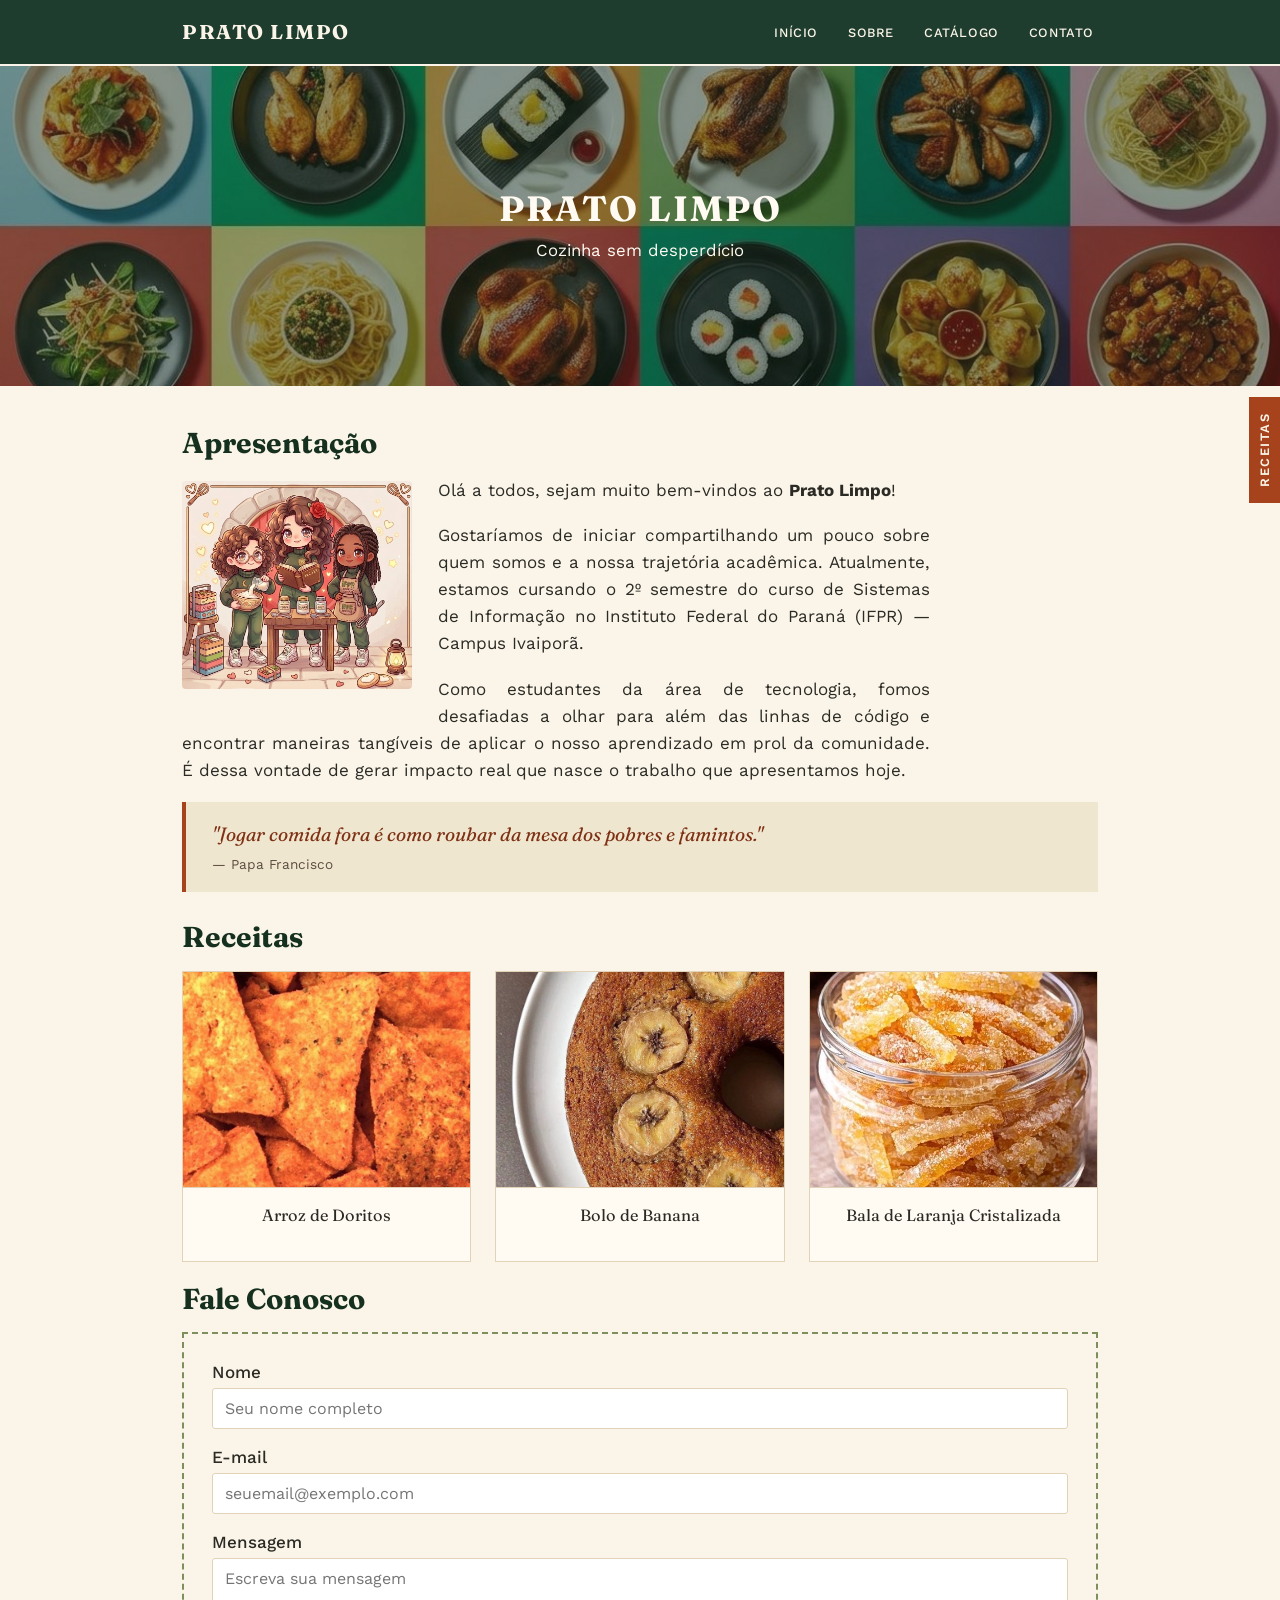
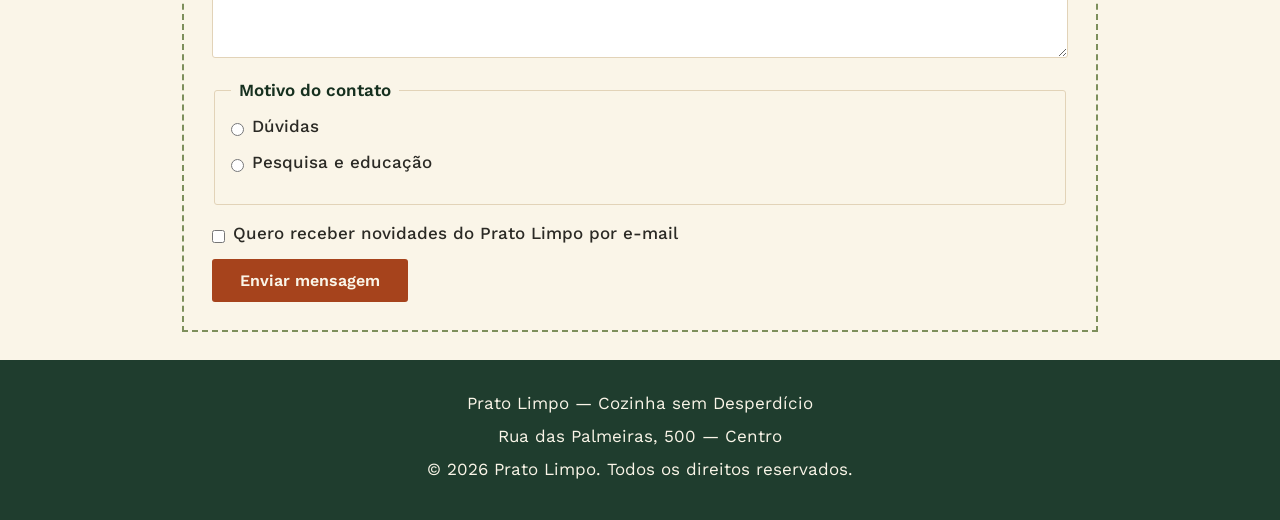
<file: index.html>
<!DOCTYPE html>
<html lang="pt-br">
<head>
    <meta charset="UTF-8">
    <meta name="viewport" content="width=device-width, initial-scale=1.0">
    <title>Prato Limpo — Cozinha sem desperdício</title>

    <link rel="stylesheet" href="style.css">
   <link rel="stylesheet" href="https://s.pageclip.co/v1/pageclip.css" media="screen">
</head>
<body>

    <header class="topo">
        <div class="topo-inner">
            <p class="marca">Prato Limpo</p>

            <nav>
                <ul>
                    <li><a href="index.html">Início</a></li>
                    <li><a href="sobre.html">Sobre</a></li>
                    <li><a href="catalogo.html">Catálogo</a></li>
                    <li><a href="#contato">Contato</a></li>
                </ul>
            </nav>
        </div>
    </header>

    <a href="receitas.html" class="aba-receitas">Receitas</a>

    <main>

        <div class="mosaico">
            <div class="legenda">
                <h1>Prato Limpo</h1>
                <p>Cozinha sem desperdício</p>
            </div>
        </div>

        <div class="container">

            <section class="apresentacao clearfix">
                <h2>Apresentação</h2>

                <img
                    src="meninas.jpg"
                    alt="Ilustração das três criadoras do Prato Limpo cozinhando juntas"
                    class="ilustracao-flutuante"
                >

                <p>Olá a todos, sejam muito bem-vindos ao <strong>Prato Limpo</strong>!</p>

                <p class="justificado">
                    Gostaríamos de iniciar compartilhando um pouco sobre quem somos e a
                    nossa trajetória acadêmica. Atualmente, estamos cursando o 2º
                    semestre do curso de Sistemas de Informação no Instituto Federal
                    do Paraná (IFPR) — Campus Ivaiporã.
                </p>

                <p class="justificado">
                    Como estudantes da área de tecnologia, fomos desafiadas a olhar
                    para além das linhas de código e encontrar maneiras tangíveis de
                    aplicar o nosso aprendizado em prol da comunidade. É dessa vontade
                    de gerar impacto real que nasce o trabalho que apresentamos hoje.
                </p>
            </section>

            <blockquote class="citacao">
                "Jogar comida fora é como roubar da mesa dos pobres e famintos."
                <footer>— Papa Francisco</footer>
            </blockquote>

            <section>
                <h2>Receitas</h2>

                <div class="catalogo-grid">

                    <a href="arroz-doritos.html" class="cartao-receita">
                        <div class="thumb-wrap">
                            <img src="foto-doritos.jpg" alt="Arroz de Doritos">
                        </div>
                        <p class="legenda-cartao">Arroz de Doritos</p>
                    </a>

                    <a href="bolo-banana.html" class="cartao-receita">
                        <div class="thumb-wrap">
                            <img src="foto-bolo-banana.jpg" alt="Bolo de Banana">
                        </div>
                        <p class="legenda-cartao">Bolo de Banana</p>
                    </a>

                    <a href="bala-laranja-cristalizada.html" class="cartao-receita">
                        <div class="thumb-wrap">
                            <img src="foto-laranja-cristalizada.jpg" alt="Bala de Laranja Cristalizada">
                        </div>
                        <p class="legenda-cartao">Bala de Laranja Cristalizada</p>
                    </a>

                </div>
            </section>

            <section id="contato">
                <h2>Fale Conosco</h2>

                <form
                    action="https://send.pageclip.co/U5bOlT1QJt0RNwXJfQO8daME4uMnN4Cr"
                    class="pageclip-form contato"
                    method="post"
                >

                    <label for="nome">Nome</label>
                    <input
                        type="text"
                        id="nome"
                        name="nome"
                        placeholder="Seu nome completo"
                    >

                    <label for="email">E-mail</label>
                    <input
                        type="email"
                        id="email"
                        name="email"
                        placeholder="seuemail@exemplo.com"
                    >

                    <label for="mensagem">Mensagem</label>
                    <textarea
                        id="mensagem"
                        name="mensagem"
                        placeholder="Escreva sua mensagem"
                    ></textarea>

                    <fieldset>
                        <legend>Motivo do contato</legend>

                        <div class="opcao">
                            <input
                                type="radio"
                                id="duvidas"
                                name="motivo"
                                value="duvidas"
                            >
                            <label for="duvidas">Dúvidas</label>
                        </div>

                        <div class="opcao">
                            <input
                                type="radio"
                                id="pesquisa"
                                name="motivo"
                                value="pesquisa"
                            >
                            <label for="pesquisa">Pesquisa e educação</label>
                        </div>
                    </fieldset>

                    <div class="opcao">
                        <input
                            type="checkbox"
                            id="newsletter"
                            name="newsletter"
                        >
                        <label for="newsletter">
                            Quero receber novidades do Prato Limpo por e-mail
                        </label>
                    </div>

                    <button type="submit" class="pageclip-form__submit">
                        Enviar mensagem
                    </button>

                </form>
            </section>

        </div>

    </main>

    <footer class="rodape">
        <p>Prato Limpo — Cozinha sem Desperdício</p>
        <p>Rua das Palmeiras, 500 — Centro</p>
        <p>&copy; 2026 Prato Limpo. Todos os direitos reservados.</p>
    </footer>

   <script src="https://s.pageclip.co/v1/pageclip.js" charset="utf-8"></script>

</body>
</html>
</file>
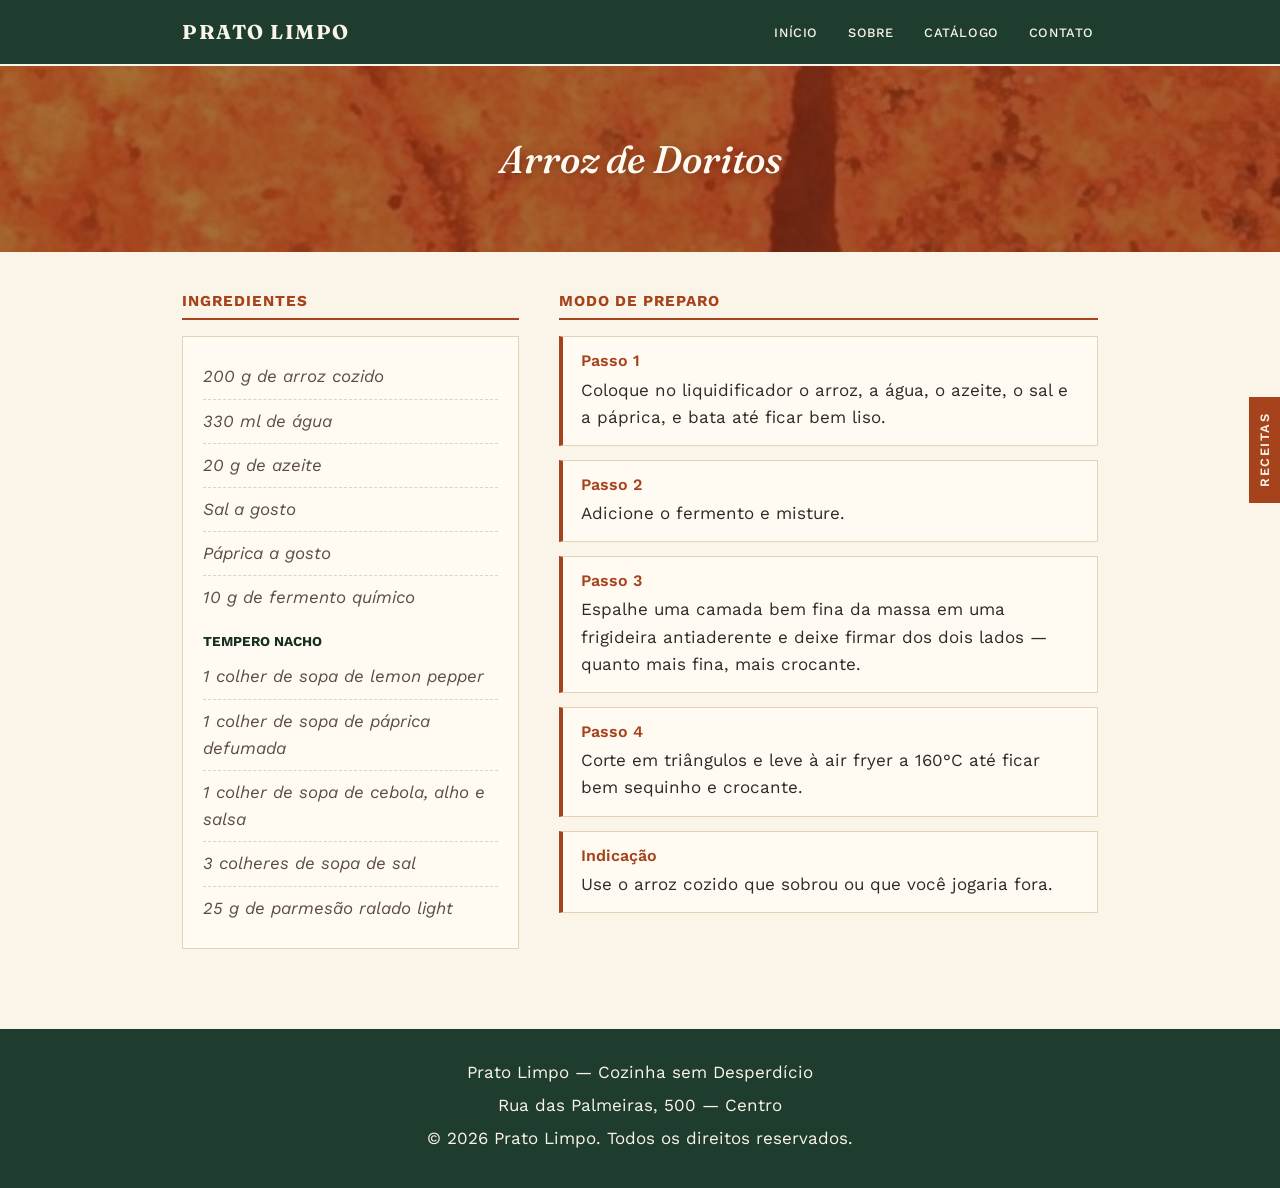
<file: arroz-doritos.html>
<!DOCTYPE html>
<html lang="pt-br">
<head>
<meta charset="UTF-8">
<meta name="viewport" content="width=device-width, initial-scale=1.0">
<title>Arroz de Doritos — Prato Limpo</title>
<link rel="stylesheet" href="style.css">
</head>
<body>

  <header class="topo">
    <div class="topo-inner">
      <p class="marca">Prato Limpo</p>
      <nav>
        <ul>
          <li><a href="index.html">Início</a></li>
          <li><a href="sobre.html">Sobre</a></li>
          <li><a href="catalogo.html">Catálogo</a></li>
          <li><a href="index.html#contato">Contato</a></li>
        </ul>
      </nav>
    </div>
  </header>

  <a href="catalogo.html" class="aba-receitas">Receitas</a>

  <main>

    <section class="receita-banner" style="background-image: url('foto-doritos.jpg');">
      <h1>Arroz de Doritos</h1>
    </section>

    <div class="container">
      <div class="receita-corpo">

        <div>
          <h2>Ingredientes</h2>
          <div class="lista-ingredientes">
            <ul>
              <li>200 g de arroz cozido</li>
              <li>330 ml de água</li>
              <li>20 g de azeite</li>
              <li>Sal a gosto</li>
              <li>Páprica a gosto</li>
              <li>10 g de fermento químico</li>
            </ul>
            <h4>Tempero nacho</h4>
            <ul>
              <li>1 colher de sopa de lemon pepper</li>
              <li>1 colher de sopa de páprica defumada</li>
              <li>1 colher de sopa de cebola, alho e salsa</li>
              <li>3 colheres de sopa de sal</li>
              <li>25 g de parmesão ralado light</li>
            </ul>
          </div>

        </div>

        <div>
          <h2>Modo de Preparo</h2>
          <div class="passo">
            <h3>Passo 1</h3>
            <p>Coloque no liquidificador o arroz, a água, o azeite, o sal e a páprica, e bata até ficar bem liso.</p>
          </div>
          <div class="passo">
            <h3>Passo 2</h3>
            <p>Adicione o fermento e misture.</p>
          </div>
          <div class="passo">
            <h3>Passo 3</h3>
            <p>Espalhe uma camada bem fina da massa em uma frigideira antiaderente e deixe firmar dos dois lados — quanto mais fina, mais crocante.</p>
          </div>
          <div class="passo">
            <h3>Passo 4</h3>
            <p>Corte em triângulos e leve à air fryer a 160°C até ficar bem sequinho e crocante.</p>
          </div>
          <div class="passo">
            <h3>Indicação</h3>
            <p>Use o arroz cozido que sobrou ou que você jogaria fora.</p>
          </div>
        </div>

      </div>
    </div>

  </main>

  <footer class="rodape">
    <p>Prato Limpo — Cozinha sem Desperdício</p>
    <p>Rua das Palmeiras, 500 — Centro</p>
    <p>&copy; 2026 Prato Limpo. Todos os direitos reservados.</p>
  </footer>

</body>
</html>
</file>
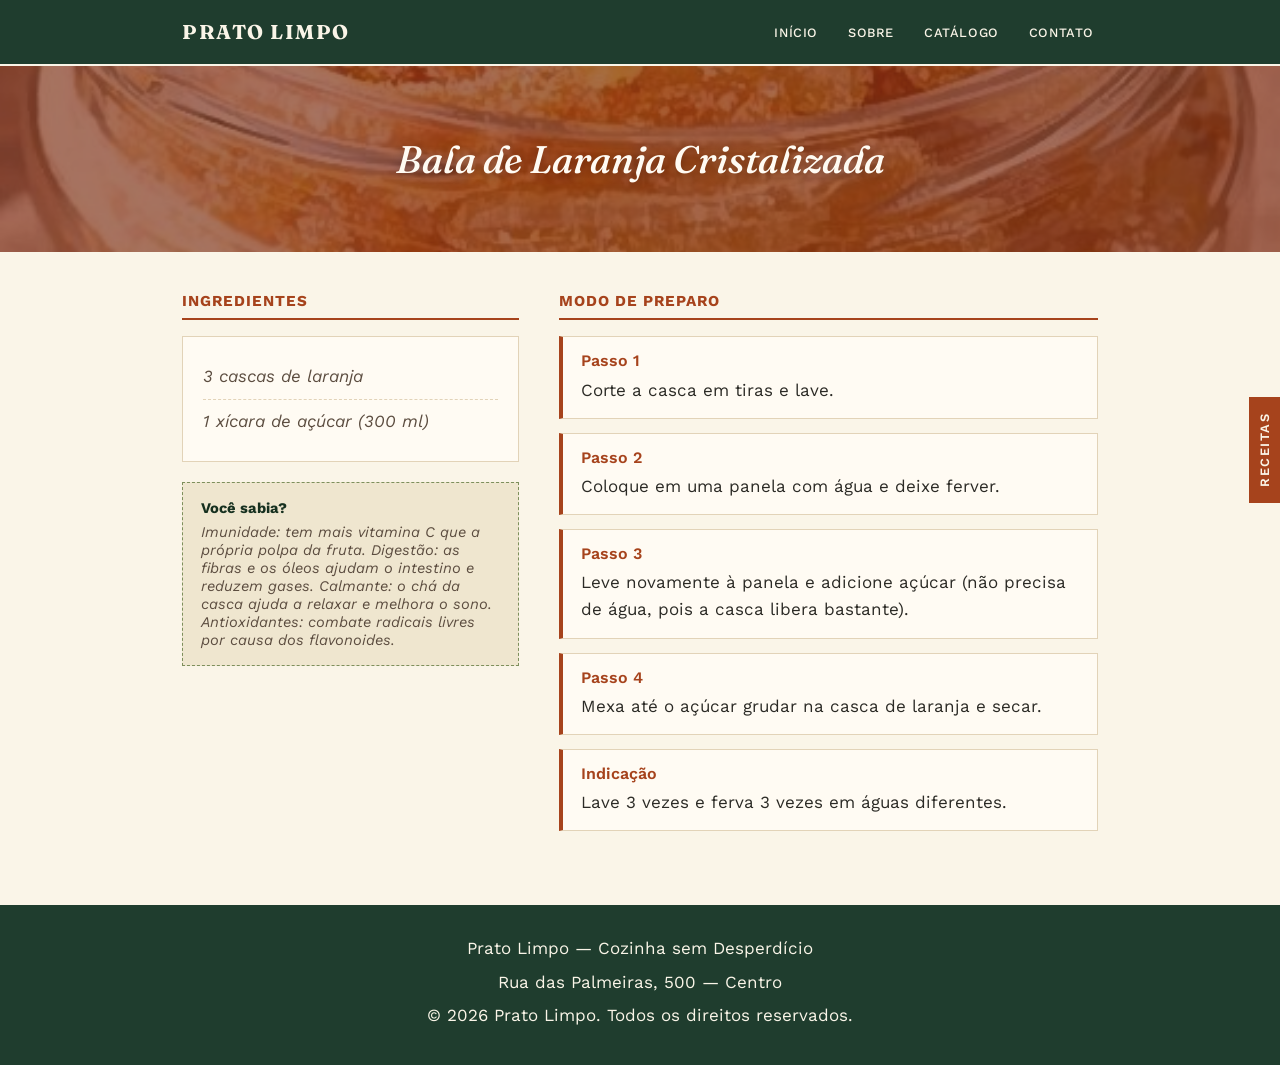
<file: bala-laranja-cristalizada.html>
<!DOCTYPE html>
<html lang="pt-br">
<head>
<meta charset="UTF-8">
<meta name="viewport" content="width=device-width, initial-scale=1.0">
<title>Bala de Laranja Cristalizada — Prato Limpo</title>
<link rel="stylesheet" href="style.css">
</head>
<body>

  <header class="topo">
    <div class="topo-inner">
      <p class="marca">Prato Limpo</p>
      <nav>
        <ul>
          <li><a href="index.html">Início</a></li>
          <li><a href="sobre.html">Sobre</a></li>
          <li><a href="catalogo.html">Catálogo</a></li>
          <li><a href="index.html#contato">Contato</a></li>
        </ul>
      </nav>
    </div>
  </header>

  <a href="catalogo.html" class="aba-receitas">Receitas</a>

  <main>

    <section class="receita-banner" style="background-image: url('foto-laranja-cristalizada.jpg');">
      <h1>Bala de Laranja Cristalizada</h1>
    </section>

    <div class="container">
      <div class="receita-corpo">

        <div>
          <h2>Ingredientes</h2>
          <div class="lista-ingredientes">
            <ul>
              <li>3 cascas de laranja</li>
              <li>1 xícara de açúcar (300 ml)</li>
            </ul>

          </div>
          <div class="caixa-info">
            <strong>Você sabia?</strong>
            Imunidade: tem mais vitamina C que a própria polpa da fruta. Digestão: as fibras e os óleos ajudam o intestino e reduzem gases. Calmante: o chá da casca ajuda a relaxar e melhora o sono. Antioxidantes: combate radicais livres por causa dos flavonoides.
          </div>
        </div>

        <div>
          <h2>Modo de Preparo</h2>
          <div class="passo">
            <h3>Passo 1</h3>
            <p>Corte a casca em tiras e lave.</p>
          </div>
          <div class="passo">
            <h3>Passo 2</h3>
            <p>Coloque em uma panela com água e deixe ferver.</p>
          </div>
          <div class="passo">
            <h3>Passo 3</h3>
            <p>Leve novamente à panela e adicione açúcar (não precisa de água, pois a casca libera bastante).</p>
          </div>
          <div class="passo">
            <h3>Passo 4</h3>
            <p>Mexa até o açúcar grudar na casca de laranja e secar.</p>
          </div>
          <div class="passo">
            <h3>Indicação</h3>
            <p>Lave 3 vezes e ferva 3 vezes em águas diferentes.</p>
          </div>
        </div>

      </div>
    </div>

  </main>

  <footer class="rodape">
    <p>Prato Limpo — Cozinha sem Desperdício</p>
    <p>Rua das Palmeiras, 500 — Centro</p>
    <p>&copy; 2026 Prato Limpo. Todos os direitos reservados.</p>
  </footer>

</body>
</html>
</file>
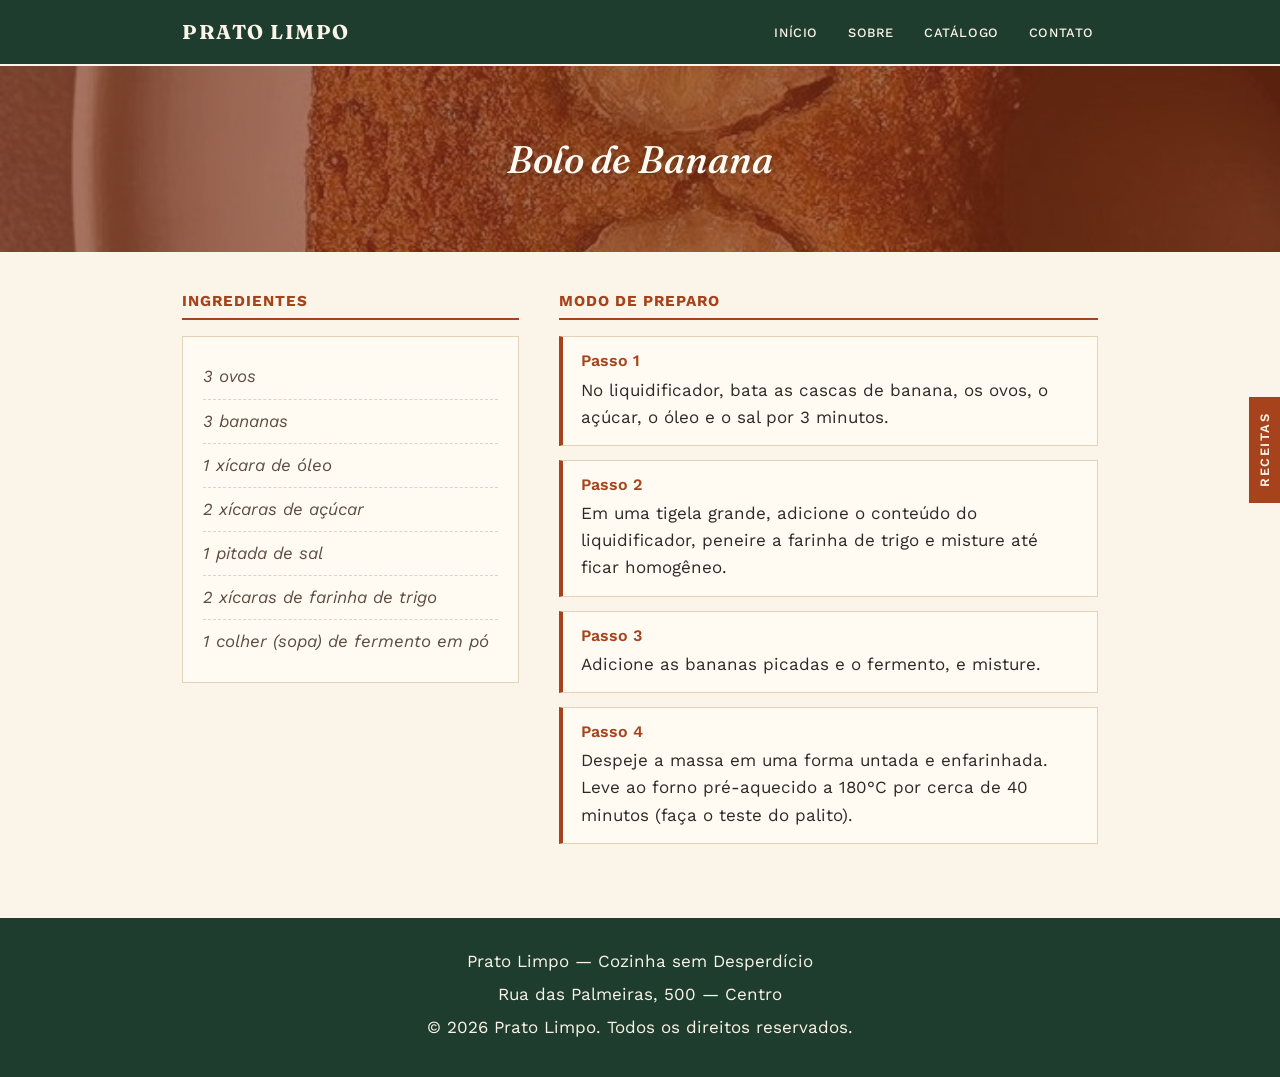
<file: bolo-banana.html>
<!DOCTYPE html>
<html lang="pt-br">
<head>
<meta charset="UTF-8">
<meta name="viewport" content="width=device-width, initial-scale=1.0">
<title>Bolo de Banana — Prato Limpo</title>
<link rel="stylesheet" href="style.css">
</head>
<body>

  <header class="topo">
    <div class="topo-inner">
      <p class="marca">Prato Limpo</p>
      <nav>
        <ul>
          <li><a href="index.html">Início</a></li>
          <li><a href="sobre.html">Sobre</a></li>
          <li><a href="catalogo.html">Catálogo</a></li>
          <li><a href="index.html#contato">Contato</a></li>
        </ul>
      </nav>
    </div>
  </header>

  <a href="catalogo.html" class="aba-receitas">Receitas</a>

  <main>

    <section class="receita-banner" style="background-image: url('foto-bolo-banana.jpg');">
      <h1>Bolo de Banana</h1>
    </section>

    <div class="container">
      <div class="receita-corpo">

        <div>
          <h2>Ingredientes</h2>
          <div class="lista-ingredientes">
            <ul>
              <li>3 ovos</li>
              <li>3 bananas</li>
              <li>1 xícara de óleo</li>
              <li>2 xícaras de açúcar</li>
              <li>1 pitada de sal</li>
              <li>2 xícaras de farinha de trigo</li>
              <li>1 colher (sopa) de fermento em pó</li>
            </ul>

          </div>

        </div>

        <div>
          <h2>Modo de Preparo</h2>
          <div class="passo">
            <h3>Passo 1</h3>
            <p>No liquidificador, bata as cascas de banana, os ovos, o açúcar, o óleo e o sal por 3 minutos.</p>
          </div>
          <div class="passo">
            <h3>Passo 2</h3>
            <p>Em uma tigela grande, adicione o conteúdo do liquidificador, peneire a farinha de trigo e misture até ficar homogêneo.</p>
          </div>
          <div class="passo">
            <h3>Passo 3</h3>
            <p>Adicione as bananas picadas e o fermento, e misture.</p>
          </div>
          <div class="passo">
            <h3>Passo 4</h3>
            <p>Despeje a massa em uma forma untada e enfarinhada. Leve ao forno pré-aquecido a 180°C por cerca de 40 minutos (faça o teste do palito).</p>
          </div>

        </div>

      </div>
    </div>

  </main>

  <footer class="rodape">
    <p>Prato Limpo — Cozinha sem Desperdício</p>
    <p>Rua das Palmeiras, 500 — Centro</p>
    <p>&copy; 2026 Prato Limpo. Todos os direitos reservados.</p>
  </footer>

</body>
</html>
</file>
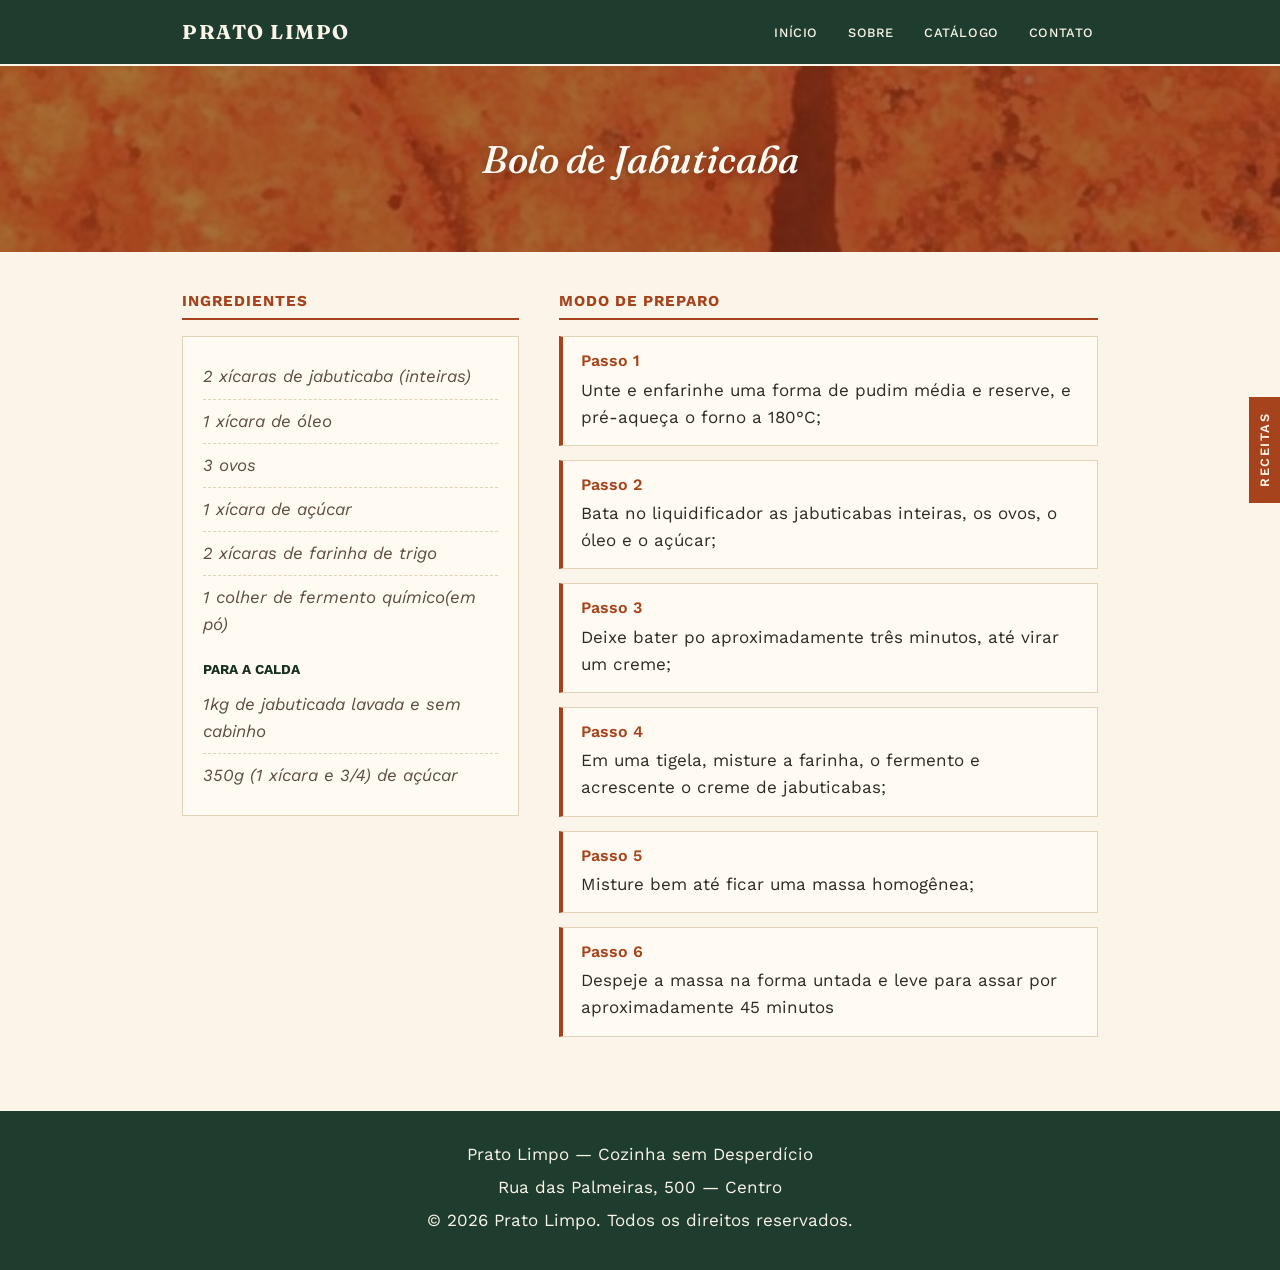
<file: bolodejabuticaba.html>
<!DOCTYPE html>
<html lang="pt-br">
<head>
<meta charset="UTF-8">
<meta name="viewport" content="width=device-width, initial-scale=1.0">
<title>Arroz de Doritos — Prato Limpo</title>
<link rel="stylesheet" href="style.css">
</head>
<body>

  <header class="topo">
    <div class="topo-inner">
      <p class="marca">Prato Limpo</p>
      <nav>
        <ul>
          <li><a href="index.html">Início</a></li>
          <li><a href="sobre.html">Sobre</a></li>
          <li><a href="catalogo.html">Catálogo</a></li>
          <li><a href="index.html#contato">Contato</a></li>
        </ul>
      </nav>
    </div>
  </header>

  <a href="catalogo.html" class="aba-receitas">Receitas</a>

  <main>

    <section class="receita-banner" style="background-image: url('foto-doritos.jpg');">
      <h1>Bolo de Jabuticaba</h1>
    </section>

    <div class="container">
      <div class="receita-corpo">

        <div>
          <h2>Ingredientes</h2>
          <div class="lista-ingredientes">
            <ul>
              <li>2 xícaras de jabuticaba (inteiras)  </li>
              <li>1 xícara de óleo</li>
              <li>3 ovos</li>
              <li>1 xícara de açúcar</li>
              <li>2 xícaras de farinha de trigo</li>
              <li>1 colher de fermento químico(em pó)</li>
            </ul>
            <h4>Para a calda</h4>
            <ul>
              <li>1kg de jabuticada lavada e sem cabinho</li>
              <li>350g (1 xícara e 3/4) de açúcar</li>
            </ul>
          </div>

        </div>

        <div>
          <h2>Modo de Preparo</h2>
          <div class="passo">
            <h3>Passo 1</h3>
            <p>Unte e enfarinhe uma forma de pudim média e reserve, e pré-aqueça o forno a 180°C;</p>
          </div>
          <div class="passo">
            <h3>Passo 2</h3>
            <p>Bata no liquidificador as jabuticabas inteiras, os ovos, o óleo e o açúcar;</p>
          </div>
          <div class="passo">
            <h3>Passo 3</h3>
            <p>Deixe bater po aproximadamente três minutos, até virar um creme;</p>
          </div>
          <div class="passo">
            <h3>Passo 4</h3>
            <p>Em uma tigela, misture a farinha, o fermento e acrescente o creme de jabuticabas;</p>
          </div>
          <div class="passo">
            <h3>Passo 5</h3>
            <p>Misture bem até ficar uma massa homogênea;</p>
          </div>
          <div class="passo">
            <h3>Passo 6</h3>
            <p>Despeje a massa na forma untada e leve para assar por aproximadamente 45 minutos</p>
          </div>

        </div>

      </div>
    </div>

  </main>

  <footer class="rodape">
    <p>Prato Limpo — Cozinha sem Desperdício</p>
    <p>Rua das Palmeiras, 500 — Centro</p>
    <p>&copy; 2026 Prato Limpo. Todos os direitos reservados.</p>
  </footer>

</body>
</html>
</file>
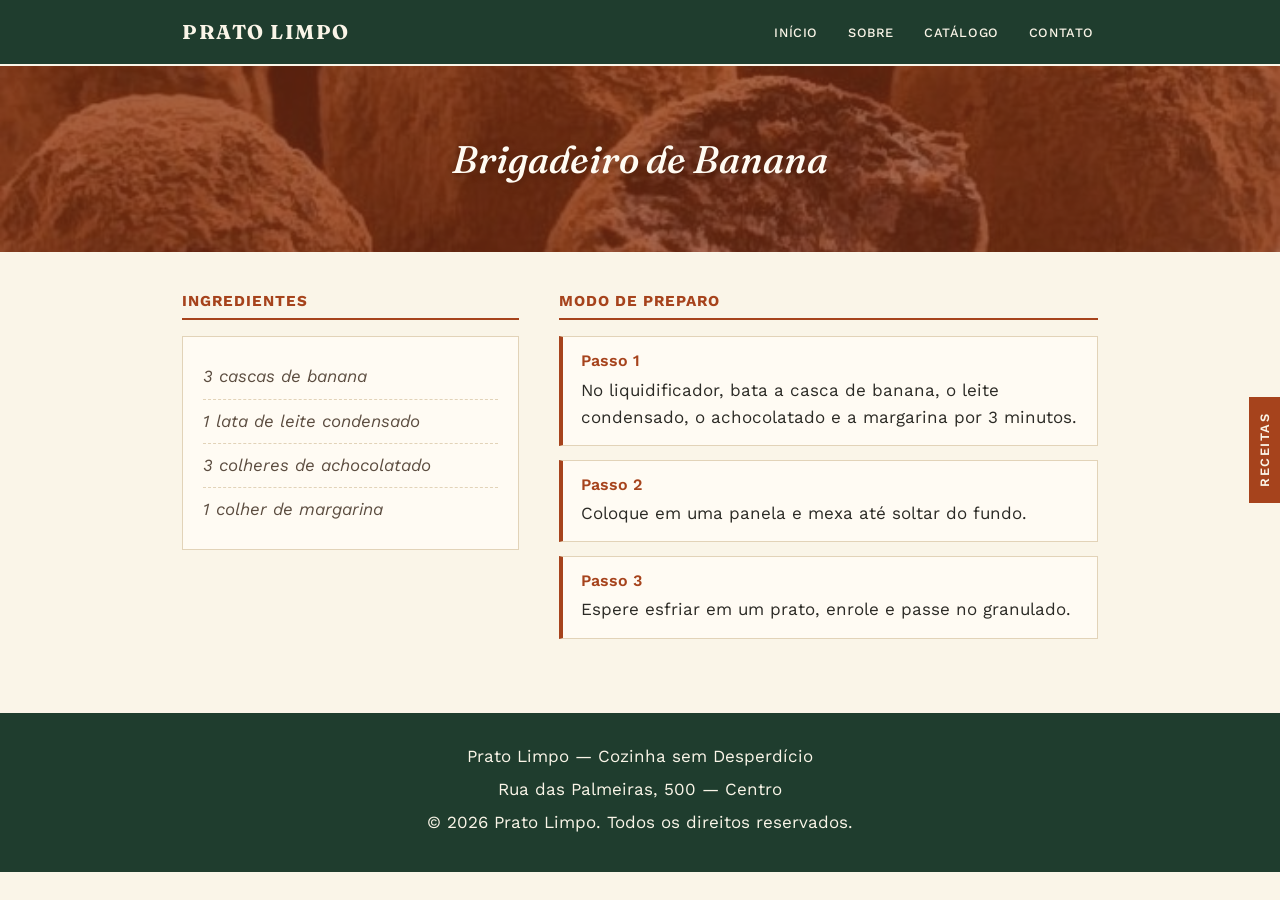
<file: brigadeiro-banana.html>
<!DOCTYPE html>
<html lang="pt-br">
<head>
<meta charset="UTF-8">
<meta name="viewport" content="width=device-width, initial-scale=1.0">
<title>Brigadeiro de Banana — Prato Limpo</title>
<link rel="stylesheet" href="style.css">
</head>
<body>

  <header class="topo">
    <div class="topo-inner">
      <p class="marca">Prato Limpo</p>
      <nav>
        <ul>
          <li><a href="index.html">Início</a></li>
          <li><a href="sobre.html">Sobre</a></li>
          <li><a href="catalogo.html">Catálogo</a></li>
          <li><a href="index.html#contato">Contato</a></li>
        </ul>
      </nav>
    </div>
  </header>

  <a href="catalogo.html" class="aba-receitas">Receitas</a>

  <main>

    <section class="receita-banner" style="background-image: url('foto-brigadeiro.jpg');">
      <h1>Brigadeiro de Banana</h1>
    </section>

    <div class="container">
      <div class="receita-corpo">

        <div>
          <h2>Ingredientes</h2>
          <div class="lista-ingredientes">
            <ul>
              <li>3 cascas de banana</li>
              <li>1 lata de leite condensado</li>
              <li>3 colheres de achocolatado</li>
              <li>1 colher de margarina</li>
            </ul>

          </div>

        </div>

        <div>
          <h2>Modo de Preparo</h2>
          <div class="passo">
            <h3>Passo 1</h3>
            <p>No liquidificador, bata a casca de banana, o leite condensado, o achocolatado e a margarina por 3 minutos.</p>
          </div>
          <div class="passo">
            <h3>Passo 2</h3>
            <p>Coloque em uma panela e mexa até soltar do fundo.</p>
          </div>
          <div class="passo">
            <h3>Passo 3</h3>
            <p>Espere esfriar em um prato, enrole e passe no granulado.</p>
          </div>

        </div>

      </div>
    </div>

  </main>

  <footer class="rodape">
    <p>Prato Limpo — Cozinha sem Desperdício</p>
    <p>Rua das Palmeiras, 500 — Centro</p>
    <p>&copy; 2026 Prato Limpo. Todos os direitos reservados.</p>
  </footer>

</body>
</html>
</file>
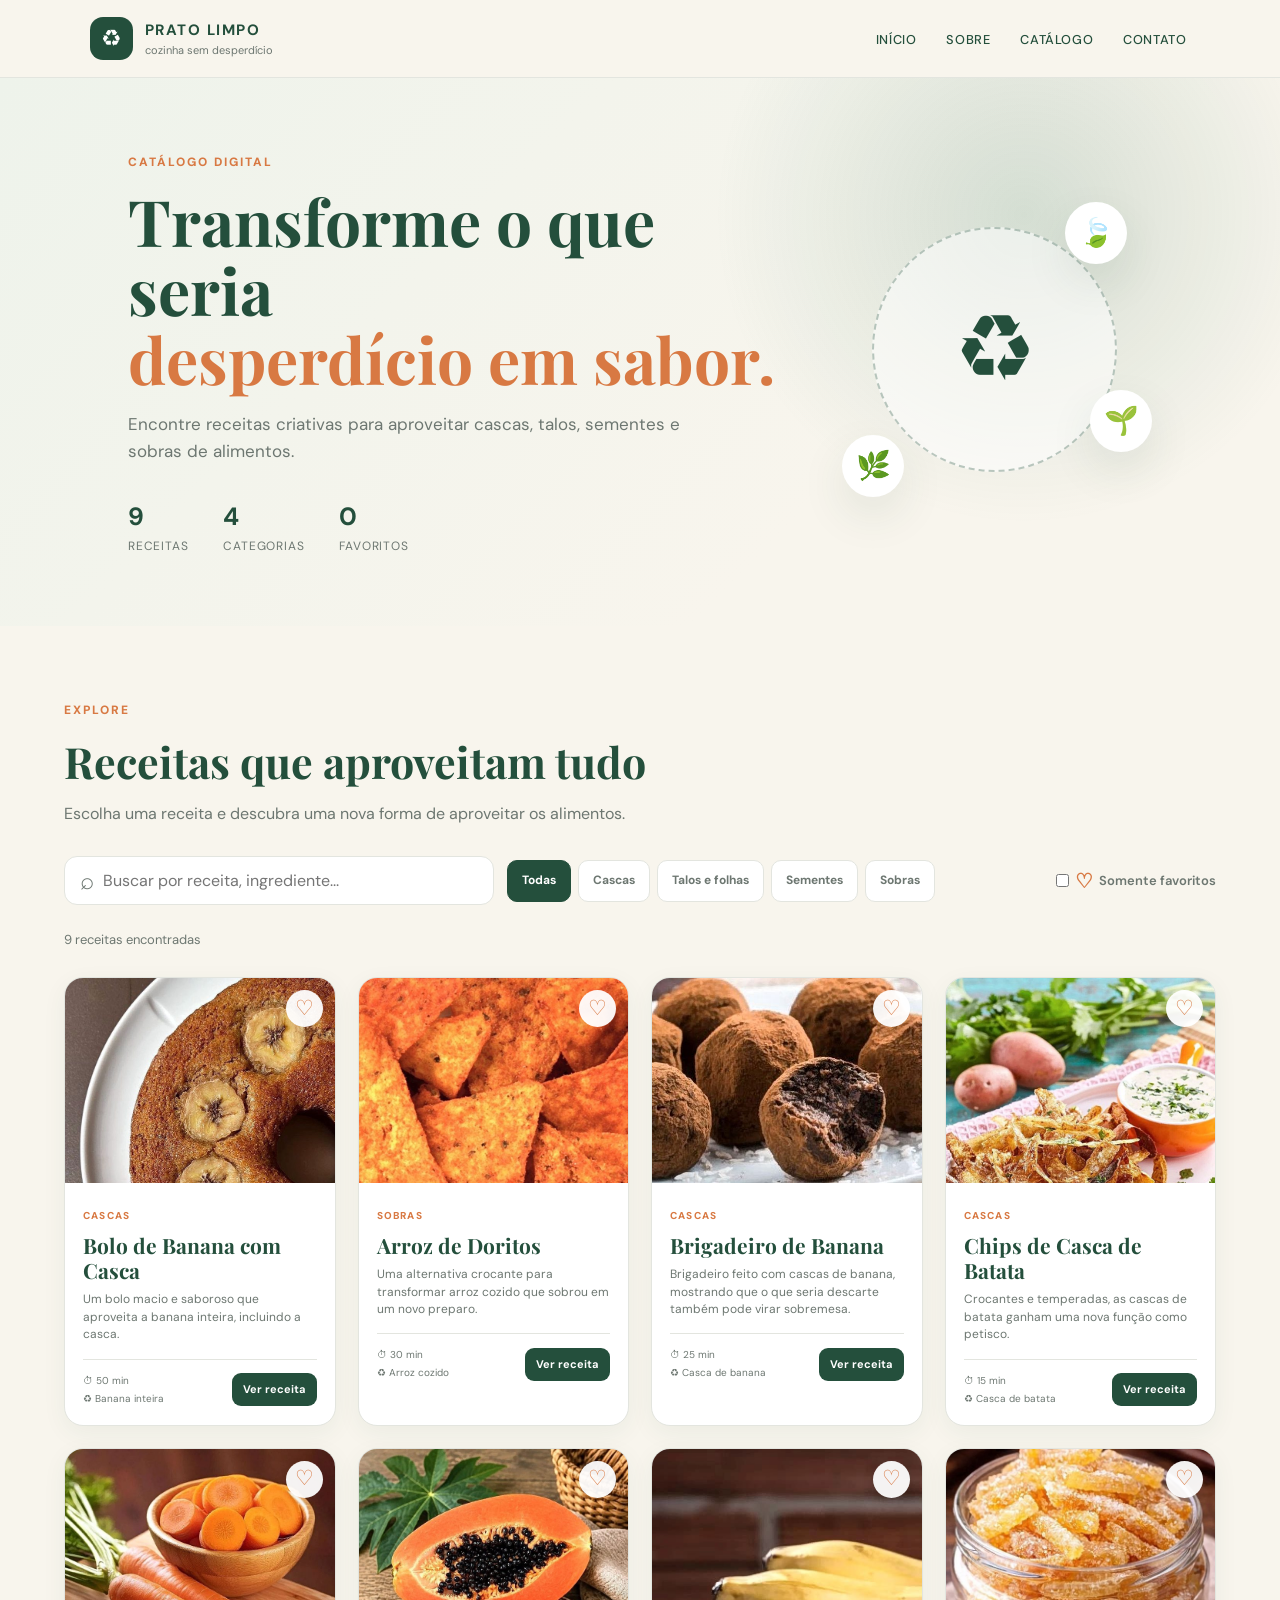
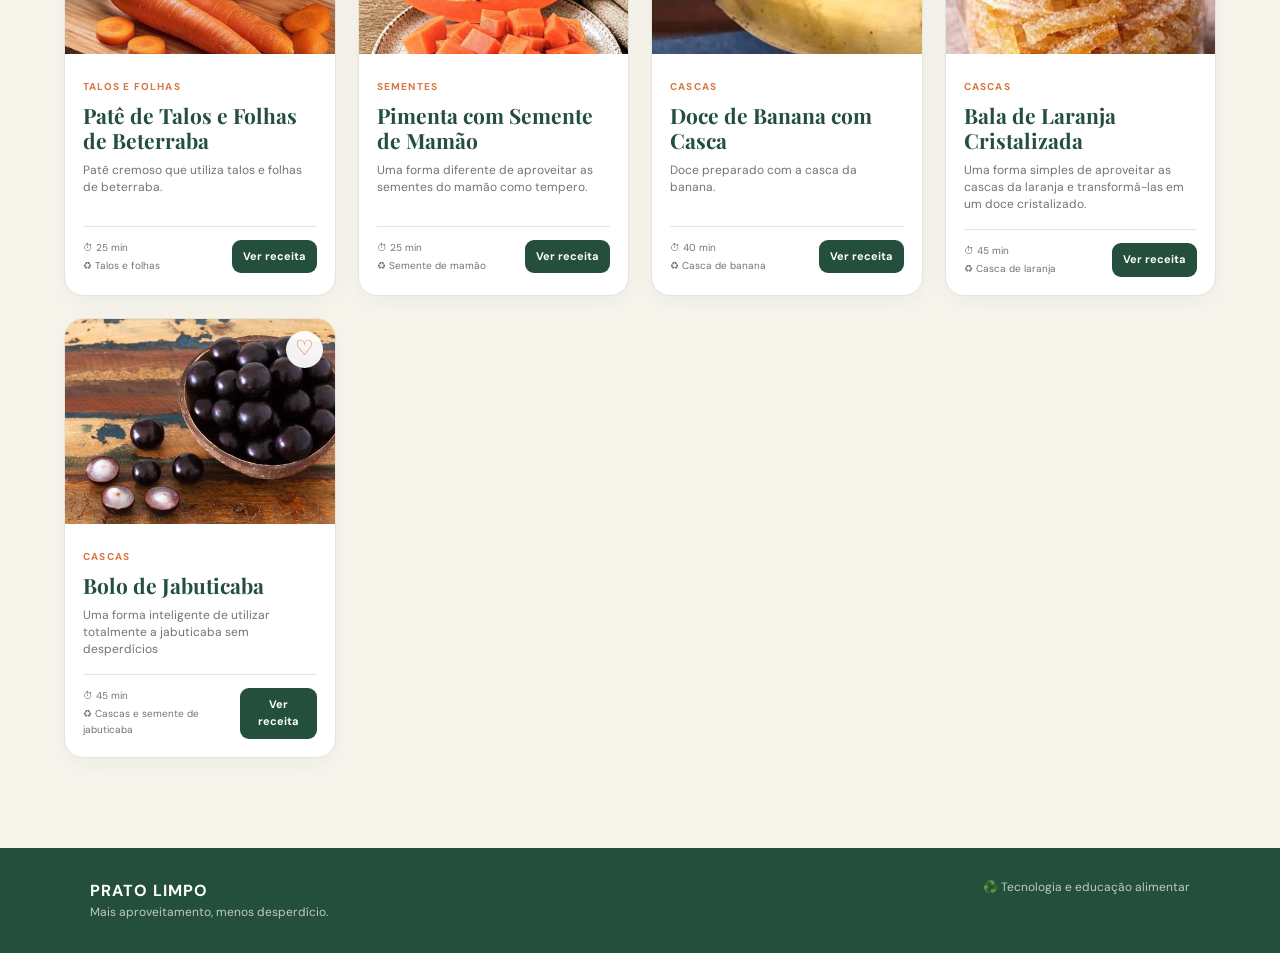
<file: catalogo.html>
<!DOCTYPE html>
<html lang="pt-BR">
<head>
<meta charset="UTF-8">
<meta name="viewport" content="width=device-width, initial-scale=1.0">
<meta name="description" content="Catálogo digital de receitas para aproveitar melhor os alimentos.">
<title>Prato Limpo | Catálogo</title>
<link rel="stylesheet" href="style-catalogo.css">
</head>
<body>

<header class="cabecalho">
  <div class="marca">
    <div class="logo">♻</div>
    <div><strong>PRATO LIMPO</strong><small>cozinha sem desperdício</small></div>
  </div>
  <nav>
    <ul>
      <li><a href="index.html">Início</a></li>
      <li><a href="sobre.html">Sobre</a></li>
      <li><a href="catalogo.html">Catálogo</a></li>
      <li><a href="index.html#contato">Contato</a></li>
    </ul>
  </nav>
 
</header>

<main>
<section class="hero">
  <div class="hero-conteudo">
    <span class="etiqueta">CATÁLOGO DIGITAL</span>
    <h1>Transforme o que seria<br><strong>desperdício em sabor.</strong></h1>
    <p>Encontre receitas criativas para aproveitar cascas, talos, sementes e sobras de alimentos.</p>
    <div class="estatisticas">
      <div><strong id="totalReceitas">0</strong><span>receitas</span></div>
      <div><strong id="totalCategorias">0</strong><span>categorias</span></div>
      <div><strong id="totalFavoritos">0</strong><span>favoritos</span></div>
    </div>
  </div>
  <div class="hero-visual">
    <div class="circulo">♻</div><div class="folha folha1">🍃</div>
    <div class="folha folha2">🌿</div><div class="semente">🌱</div>
  </div>
</section>

<section class="catalogo">
  <div class="titulo-secao">
    <span class="mini-etiqueta">EXPLORE</span>
    <h2>Receitas que aproveitam tudo</h2>
    <p>Escolha uma receita e descubra uma nova forma de aproveitar os alimentos.</p>
  </div>

  <div class="controles">
    <div class="campo-busca"><span>⌕</span><input id="busca" type="search" placeholder="Buscar por receita, ingrediente..."></div>
    <div class="filtros" id="filtros">
      <button class="filtro ativo" data-categoria="todos">Todas</button>
      <button class="filtro" data-categoria="cascas">Cascas</button>
      <button class="filtro" data-categoria="talos">Talos e folhas</button>
      <button class="filtro" data-categoria="sementes">Sementes</button>
      <button class="filtro" data-categoria="sobras">Sobras</button>
    </div>
    <label class="favoritos-toggle"><input type="checkbox" id="mostrarFavoritos"> <span>♡</span> Somente favoritos</label>
  </div>

  <div class="resultado-info">
    <span id="resultadoTexto"></span>
    <button id="limparFiltros" class="limpar">Limpar filtros</button>
  </div>

  <div class="grid-receitas" id="gridReceitas"></div>

  <div class="sem-resultados" id="semResultados">
    <div>🍃</div><h3>Nenhuma receita encontrada</h3>
    <p>Tente buscar outro termo ou alterar os filtros.</p>
  </div>
</section>
</main>

<footer class="rodape">
  <div><strong>PRATO LIMPO</strong><p>Mais aproveitamento, menos desperdício.</p></div>
  <span>♻️ Tecnologia e educação alimentar</span>
</footer>

<div class="modal-fundo" id="modalFundo" aria-hidden="true">
  <div class="modal" role="dialog" aria-modal="true">
    <button class="fechar-modal" id="fecharModal">×</button>
    <div class="modal-imagem" id="modalImagem"></div>
    <div class="modal-conteudo">
      <div class="modal-topo">
        <div><span class="modal-categoria" id="modalCategoria"></span><h2 id="modalTitulo"></h2></div>
        <button class="botao-favorito-modal" id="favoritoModal">♡</button>
      </div>
      <p class="modal-descricao" id="modalDescricao"></p>
      <div class="dados-receita">
        <div><span>⏱</span><strong id="modalTempo"></strong><small>tempo</small></div>
        <div><span>◉</span><strong id="modalDificuldade"></strong><small>dificuldade</small></div>
        <div><span>♻</span><strong id="modalAproveitamento"></strong><small>aproveitamento</small></div>
      </div>
      <div class="modal-grid">
        <div><h3>Ingredientes</h3><ul id="modalIngredientes"></ul></div>
        <div><h3>Modo de preparo</h3><ol id="modalPreparo"></ol></div>
      </div>
      <div class="dica-receita"><strong>💡 Aproveitamento</strong><p id="modalDica"></p></div>
    </div>
  </div>
</div>

<script src="script.js"></script>
</body>
</html>
</file>
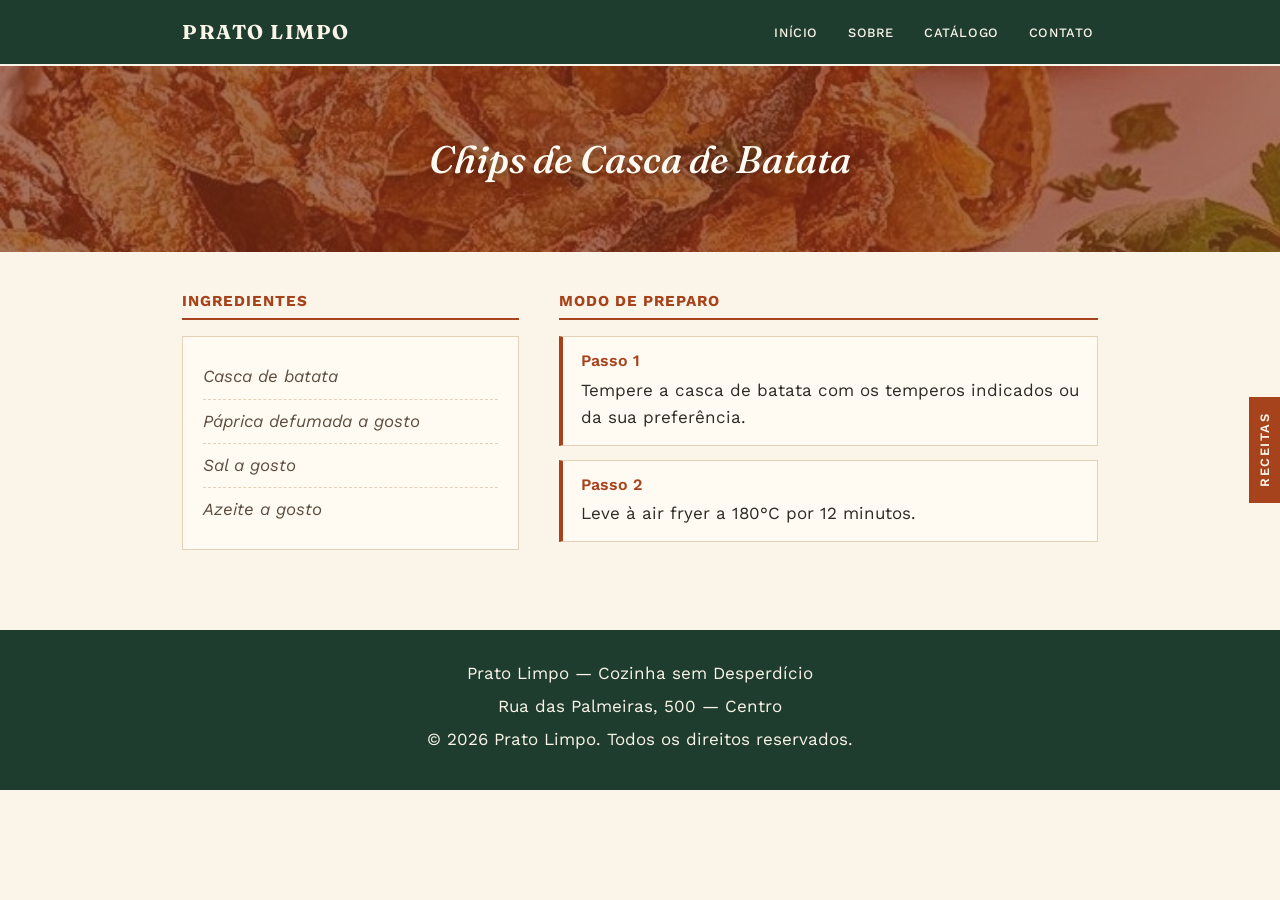
<file: chips-casca-batata.html>
<!DOCTYPE html>
<html lang="pt-br">
<head>
<meta charset="UTF-8">
<meta name="viewport" content="width=device-width, initial-scale=1.0">
<title>Chips de Casca de Batata — Prato Limpo</title>
<link rel="stylesheet" href="style.css">
</head>
<body>

  <header class="topo">
    <div class="topo-inner">
      <p class="marca">Prato Limpo</p>
      <nav>
        <ul>
          <li><a href="index.html">Início</a></li>
          <li><a href="sobre.html">Sobre</a></li>
          <li><a href="catalogo.html">Catálogo</a></li>
          <li><a href="index.html#contato">Contato</a></li>
        </ul>
      </nav>
    </div>
  </header>

  <a href="catalogo.html" class="aba-receitas">Receitas</a>

  <main>

    <section class="receita-banner" style="background-image: url('foto-chips-batata.jpg');">
      <h1>Chips de Casca de Batata</h1>
    </section>

    <div class="container">
      <div class="receita-corpo">

        <div>
          <h2>Ingredientes</h2>
          <div class="lista-ingredientes">
            <ul>
              <li>Casca de batata</li>
              <li>Páprica defumada a gosto</li>
              <li>Sal a gosto</li>
              <li>Azeite a gosto</li>
            </ul>

          </div>

        </div>

        <div>
          <h2>Modo de Preparo</h2>
          <div class="passo">
            <h3>Passo 1</h3>
            <p>Tempere a casca de batata com os temperos indicados ou da sua preferência.</p>
          </div>
          <div class="passo">
            <h3>Passo 2</h3>
            <p>Leve à air fryer a 180°C por 12 minutos.</p>
          </div>

        </div>

      </div>
    </div>

  </main>

  <footer class="rodape">
    <p>Prato Limpo — Cozinha sem Desperdício</p>
    <p>Rua das Palmeiras, 500 — Centro</p>
    <p>&copy; 2026 Prato Limpo. Todos os direitos reservados.</p>
  </footer>

</body>
</html>
</file>
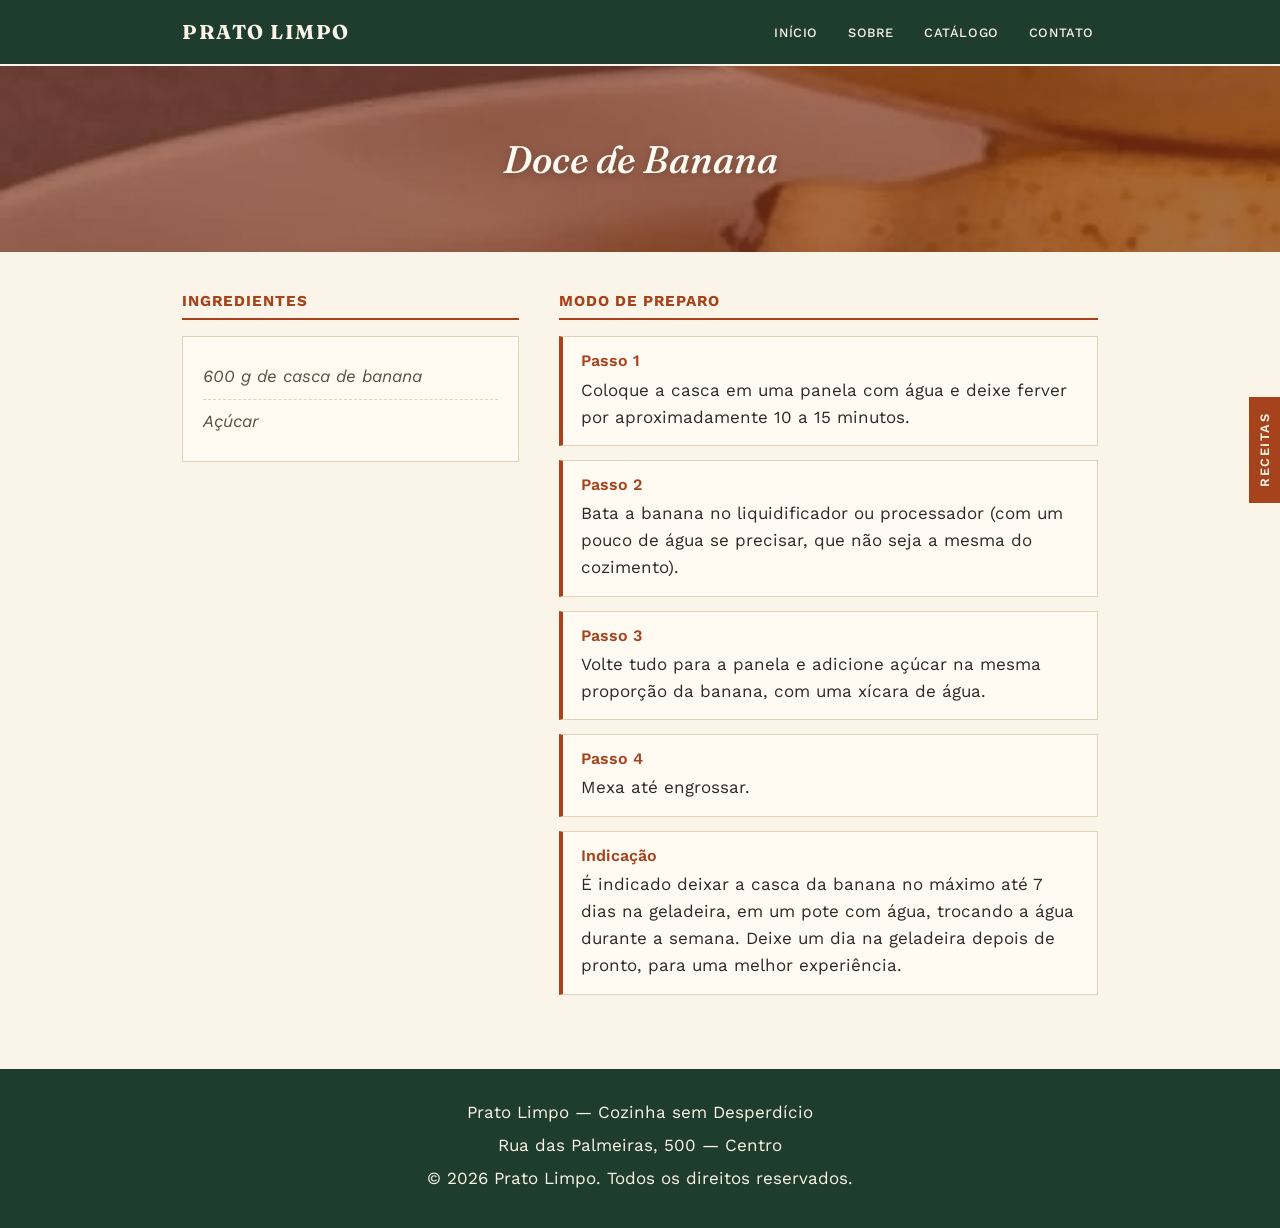
<file: doce-banana.html>
<!DOCTYPE html>
<html lang="pt-br">
<head>
<meta charset="UTF-8">
<meta name="viewport" content="width=device-width, initial-scale=1.0">
<title>Doce de Banana — Prato Limpo</title>
<link rel="stylesheet" href="style.css">
</head>
<body>

  <header class="topo">
    <div class="topo-inner">
      <p class="marca">Prato Limpo</p>
      <nav>
        <ul>
          <li><a href="index.html">Início</a></li>
          <li><a href="sobre.html">Sobre</a></li>
          <li><a href="catalogo.html">Catálogo</a></li>
          <li><a href="index.html#contato">Contato</a></li>
        </ul>
      </nav>
    </div>
  </header>

  <a href="catalogo.html" class="aba-receitas">Receitas</a>

  <main>

    <section class="receita-banner" style="background-image: url('foto-doce-banana.jpg');">
      <h1>Doce de Banana</h1>
    </section>

    <div class="container">
      <div class="receita-corpo">

        <div>
          <h2>Ingredientes</h2>
          <div class="lista-ingredientes">
            <ul>
              <li>600 g de casca de banana</li>
              <li>Açúcar</li>
            </ul>

          </div>

        </div>

        <div>
          <h2>Modo de Preparo</h2>
          <div class="passo">
            <h3>Passo 1</h3>
            <p>Coloque a casca em uma panela com água e deixe ferver por aproximadamente 10 a 15 minutos.</p>
          </div>
          <div class="passo">
            <h3>Passo 2</h3>
            <p>Bata a banana no liquidificador ou processador (com um pouco de água se precisar, que não seja a mesma do cozimento).</p>
          </div>
          <div class="passo">
            <h3>Passo 3</h3>
            <p>Volte tudo para a panela e adicione açúcar na mesma proporção da banana, com uma xícara de água.</p>
          </div>
          <div class="passo">
            <h3>Passo 4</h3>
            <p>Mexa até engrossar.</p>
          </div>
          <div class="passo">
            <h3>Indicação</h3>
            <p>É indicado deixar a casca da banana no máximo até 7 dias na geladeira, em um pote com água, trocando a água durante a semana. Deixe um dia na geladeira depois de pronto, para uma melhor experiência.</p>
          </div>
        </div>

      </div>
    </div>

  </main>

  <footer class="rodape">
    <p>Prato Limpo — Cozinha sem Desperdício</p>
    <p>Rua das Palmeiras, 500 — Centro</p>
    <p>&copy; 2026 Prato Limpo. Todos os direitos reservados.</p>
  </footer>

</body>
</html>
</file>
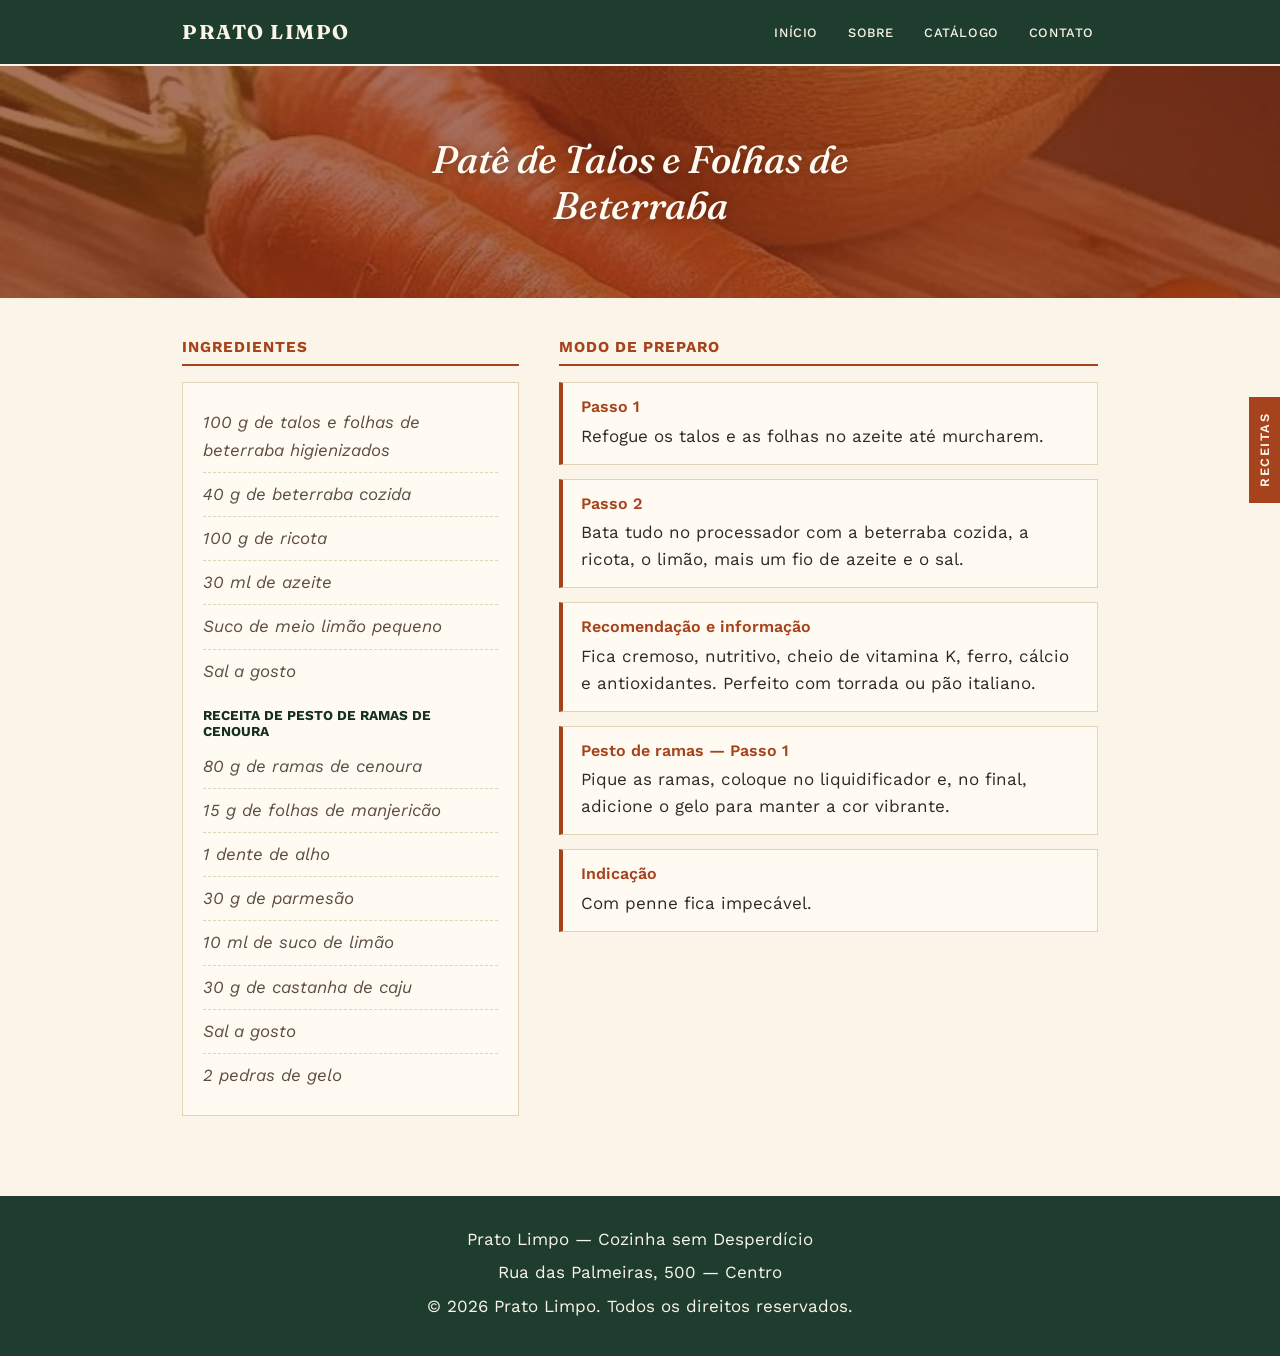
<file: pate-talos-beterraba.html>
<!DOCTYPE html>
<html lang="pt-br">
<head>
<meta charset="UTF-8">
<meta name="viewport" content="width=device-width, initial-scale=1.0">
<title>Patê de Talos e Folhas de Beterraba — Prato Limpo</title>
<link rel="stylesheet" href="style.css">
</head>
<body>

  <header class="topo">
    <div class="topo-inner">
      <p class="marca">Prato Limpo</p>
      <nav>
        <ul>
          <li><a href="index.html">Início</a></li>
          <li><a href="sobre.html">Sobre</a></li>
          <li><a href="catalogo.html">Catálogo</a></li>
          <li><a href="index.html#contato">Contato</a></li>
        </ul>
      </nav>
    </div>
  </header>

  <a href="catalogo.html" class="aba-receitas">Receitas</a>

  <main>

    <section class="receita-banner" style="background-image: url('foto-cenoura.jpg');">
      <h1>Patê de Talos e Folhas de Beterraba</h1>
    </section>

    <div class="container">
      <div class="receita-corpo">

        <div>
          <h2>Ingredientes</h2>
          <div class="lista-ingredientes">
            <ul>
              <li>100 g de talos e folhas de beterraba higienizados</li>
              <li>40 g de beterraba cozida</li>
              <li>100 g de ricota</li>
              <li>30 ml de azeite</li>
              <li>Suco de meio limão pequeno</li>
              <li>Sal a gosto</li>
            </ul>
            <h4>Receita de pesto de ramas de cenoura</h4>
            <ul>
              <li>80 g de ramas de cenoura</li>
              <li>15 g de folhas de manjericão</li>
              <li>1 dente de alho</li>
              <li>30 g de parmesão</li>
              <li>10 ml de suco de limão</li>
              <li>30 g de castanha de caju</li>
              <li>Sal a gosto</li>
              <li>2 pedras de gelo</li>
            </ul>
          </div>

        </div>

        <div>
          <h2>Modo de Preparo</h2>
          <div class="passo">
            <h3>Passo 1</h3>
            <p>Refogue os talos e as folhas no azeite até murcharem.</p>
          </div>
          <div class="passo">
            <h3>Passo 2</h3>
            <p>Bata tudo no processador com a beterraba cozida, a ricota, o limão, mais um fio de azeite e o sal.</p>
          </div>
          <div class="passo">
            <h3>Recomendação e informação</h3>
            <p>Fica cremoso, nutritivo, cheio de vitamina K, ferro, cálcio e antioxidantes. Perfeito com torrada ou pão italiano.</p>
          </div>
          <div class="passo">
            <h3>Pesto de ramas — Passo 1</h3>
            <p>Pique as ramas, coloque no liquidificador e, no final, adicione o gelo para manter a cor vibrante.</p>
          </div>
          <div class="passo">
            <h3>Indicação</h3>
            <p>Com penne fica impecável.</p>
          </div>
        </div>

      </div>
    </div>

  </main>

  <footer class="rodape">
    <p>Prato Limpo — Cozinha sem Desperdício</p>
    <p>Rua das Palmeiras, 500 — Centro</p>
    <p>&copy; 2026 Prato Limpo. Todos os direitos reservados.</p>
  </footer>

</body>
</html>
</file>
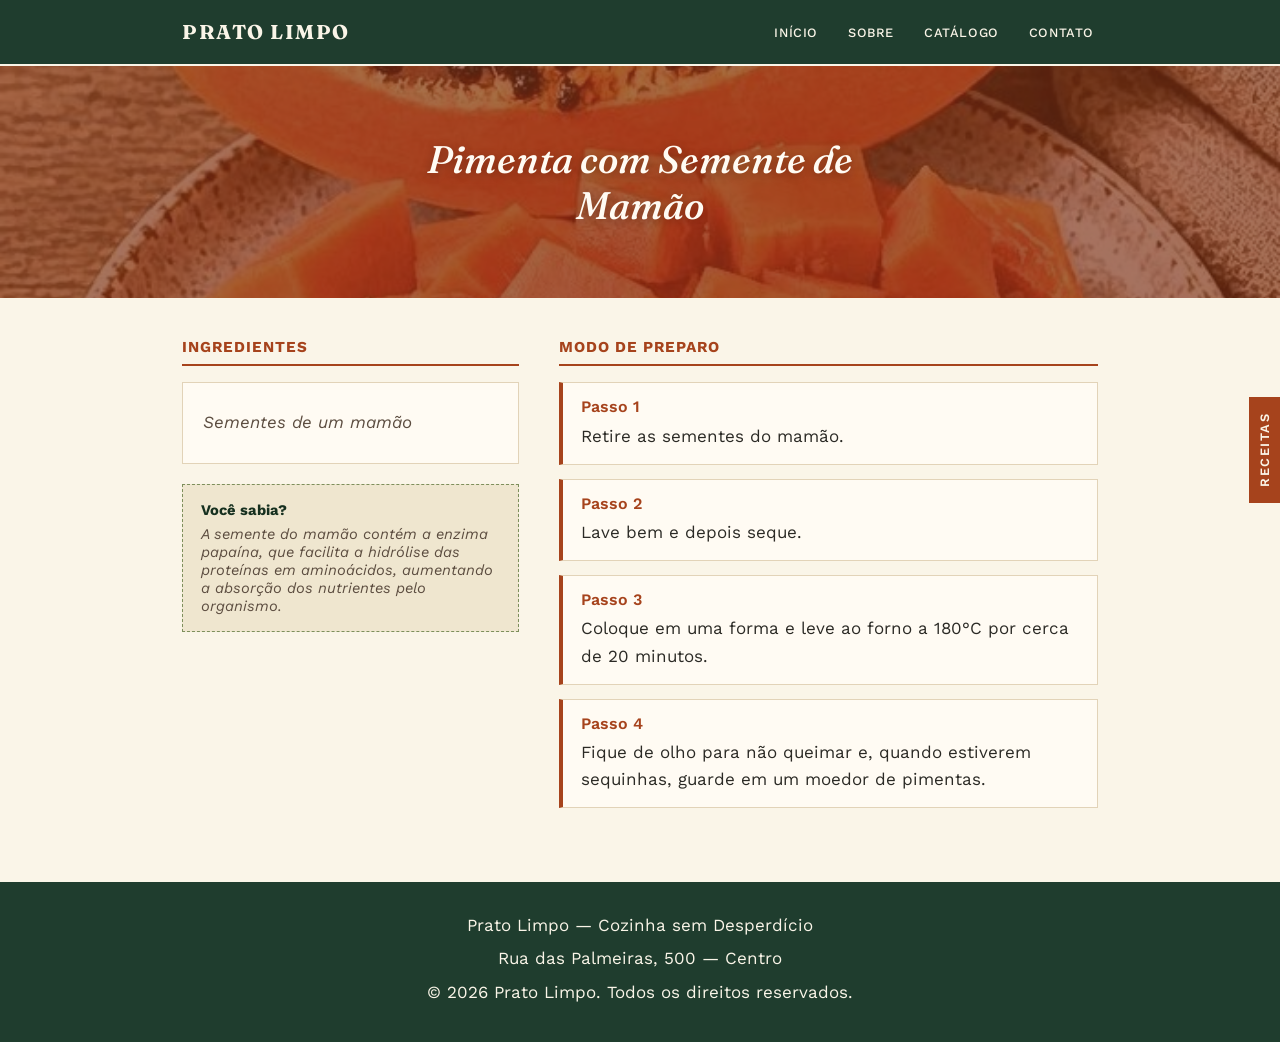
<file: pimenta-semente-mamao.html>
<!DOCTYPE html>
<html lang="pt-br">
<head>
<meta charset="UTF-8">
<meta name="viewport" content="width=device-width, initial-scale=1.0">
<title>Pimenta com Semente de Mamão — Prato Limpo</title>
<link rel="stylesheet" href="style.css">
</head>
<body>

  <header class="topo">
    <div class="topo-inner">
      <p class="marca">Prato Limpo</p>
      <nav>
        <ul>
          <li><a href="index.html">Início</a></li>
          <li><a href="sobre.html">Sobre</a></li>
          <li><a href="catalogo.html">Catálogo</a></li>
          <li><a href="index.html#contato">Contato</a></li>
        </ul>
      </nav>
    </div>
  </header>

  <a href="catalogo.html" class="aba-receitas">Receitas</a>

  <main>

    <section class="receita-banner" style="background-image: url('foto-mamao.jpg');">
      <h1>Pimenta com Semente de Mamão</h1>
    </section>

    <div class="container">
      <div class="receita-corpo">

        <div>
          <h2>Ingredientes</h2>
          <div class="lista-ingredientes">
            <ul>
              <li>Sementes de um mamão</li>
            </ul>

          </div>
          <div class="caixa-info">
            <strong>Você sabia?</strong>
            A semente do mamão contém a enzima papaína, que facilita a hidrólise das proteínas em aminoácidos, aumentando a absorção dos nutrientes pelo organismo.
          </div>
        </div>

        <div>
          <h2>Modo de Preparo</h2>
          <div class="passo">
            <h3>Passo 1</h3>
            <p>Retire as sementes do mamão.</p>
          </div>
          <div class="passo">
            <h3>Passo 2</h3>
            <p>Lave bem e depois seque.</p>
          </div>
          <div class="passo">
            <h3>Passo 3</h3>
            <p>Coloque em uma forma e leve ao forno a 180°C por cerca de 20 minutos.</p>
          </div>
          <div class="passo">
            <h3>Passo 4</h3>
            <p>Fique de olho para não queimar e, quando estiverem sequinhas, guarde em um moedor de pimentas.</p>
          </div>

        </div>

      </div>
    </div>

  </main>

  <footer class="rodape">
    <p>Prato Limpo — Cozinha sem Desperdício</p>
    <p>Rua das Palmeiras, 500 — Centro</p>
    <p>&copy; 2026 Prato Limpo. Todos os direitos reservados.</p>
  </footer>

</body>
</html>
</file>
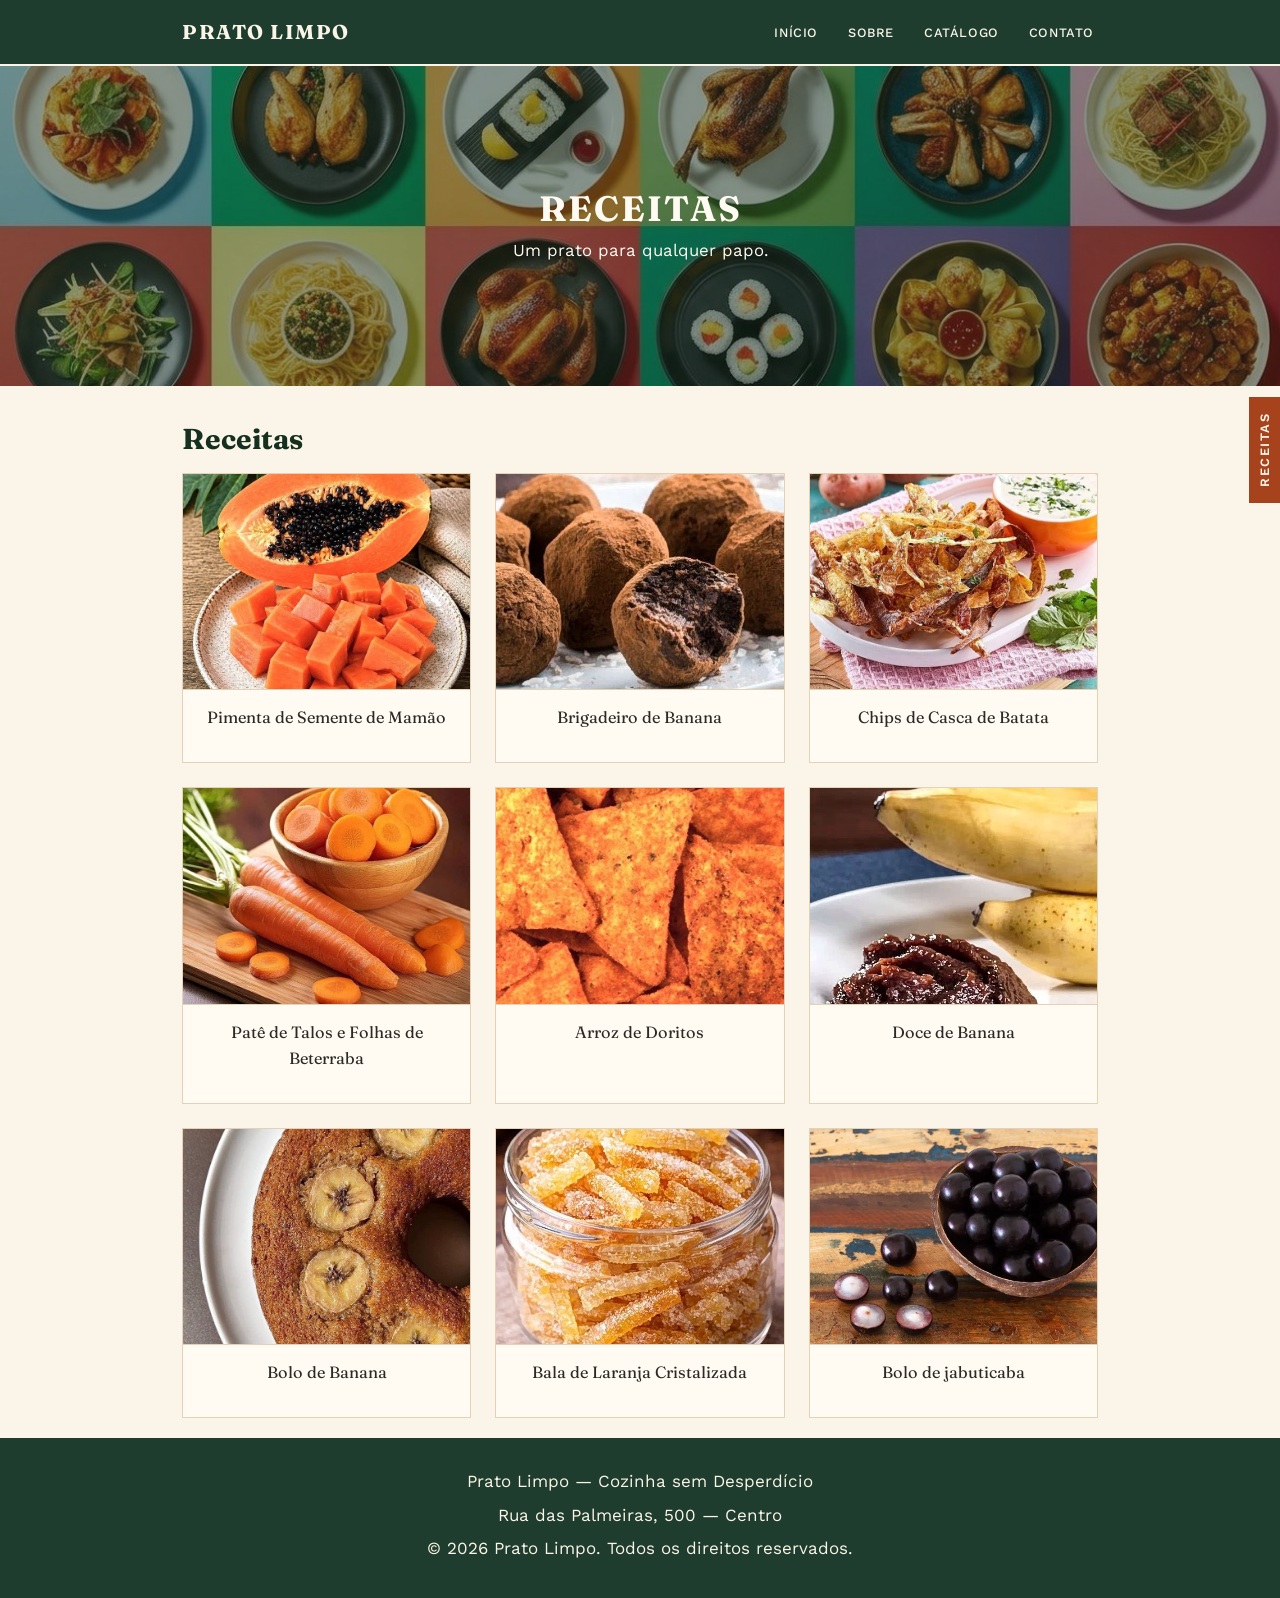
<file: receitas.html>
<!DOCTYPE html>
<html lang="pt-br">
<head>
<meta charset="UTF-8">
<meta name="viewport" content="width=device-width, initial-scale=1.0">
<title>Catálogo — Prato Limpo</title>
<link rel="stylesheet" href="style.css">
</head>
<body>

  <header class="topo">
    <div class="topo-inner">
      <p class="marca">Prato Limpo</p>
      <nav>
        <ul>
          <li><a href="index.html">Início</a></li>
          <li><a href="sobre.html">Sobre</a></li>
          <li><a href="catalogo.html">Catálogo</a></li>
          <li><a href="index.html#contato">Contato</a></li>
        </ul>
      </nav>
    </div>
  </header>

  <a href="catalogo.html" class="aba-receitas">Receitas</a>

  <main>

    <div class="mosaico">
      <div class="legenda">
        <h1>Receitas</h1>
        <p>Um prato para qualquer papo.</p>
      </div>
    </div>

    <div class="container" style="padding-top: 36px;">

      <h2>Receitas</h2>

      <div class="catalogo-grid">

        <a href="pimenta-semente-mamao.html" class="cartao-receita">
          <div class="thumb-wrap"><img src="foto-mamao.jpg" alt="Pimenta de Semente de Mamão"></div>
          <p class="legenda-cartao">Pimenta de Semente de Mamão</p>
        </a>

        <a href="brigadeiro-banana.html" class="cartao-receita">
          <div class="thumb-wrap"><img src="foto-brigadeiro.jpg" alt="Brigadeiro de Banana"></div>
          <p class="legenda-cartao">Brigadeiro de Banana</p>
        </a>

        <a href="chips-casca-batata.html" class="cartao-receita">
          <div class="thumb-wrap"><img src="foto-chips-batata.jpg" alt="Chips de Casca de Batata"></div>
          <p class="legenda-cartao">Chips de Casca de Batata</p>
        </a>

        <a href="pate-talos-beterraba.html" class="cartao-receita">
          <div class="thumb-wrap"><img src="foto-cenoura.jpg" alt="Patê de Talos e Folhas de Beterraba"></div>
          <p class="legenda-cartao">Patê de Talos e Folhas de Beterraba</p>
        </a>

        <a href="arroz-doritos.html" class="cartao-receita">
          <div class="thumb-wrap"><img src="foto-doritos.jpg" alt="Arroz de Doritos"></div>
          <p class="legenda-cartao">Arroz de Doritos</p>
        </a>

        <a href="doce-banana.html" class="cartao-receita">
          <div class="thumb-wrap"><img src="foto-doce-banana.jpg" alt="Doce de Banana"></div>
          <p class="legenda-cartao">Doce de Banana</p>
        </a>

        <a href="bolo-banana.html" class="cartao-receita">
          <div class="thumb-wrap"><img src="foto-bolo-banana.jpg" alt="Bolo de Banana"></div>
          <p class="legenda-cartao">Bolo de Banana</p>
        </a>

        <a href="bala-laranja-cristalizada.html" class="cartao-receita">
          <div class="thumb-wrap"><img src="foto-laranja-cristalizada.jpg" alt="Bala de Laranja Cristalizada"></div>
          <p class="legenda-cartao">Bala de Laranja Cristalizada</p>
        </a>
        <a href="bolodejabuticaba.html" class="cartao-receita">
          <div class="thumb-wrap"><img src="jabuticaba..webp" alt="Bolo de jabuticaba"></div>
          <p class="legenda-cartao">Bolo de jabuticaba</p>
        </a>

      </div>
    </div>

  </main>

  <footer class="rodape">
    <p>Prato Limpo — Cozinha sem Desperdício</p>
    <p>Rua das Palmeiras, 500 — Centro</p>
    <p>&copy; 2026 Prato Limpo. Todos os direitos reservados.</p>
  </footer>

</body>
</html>
</file>
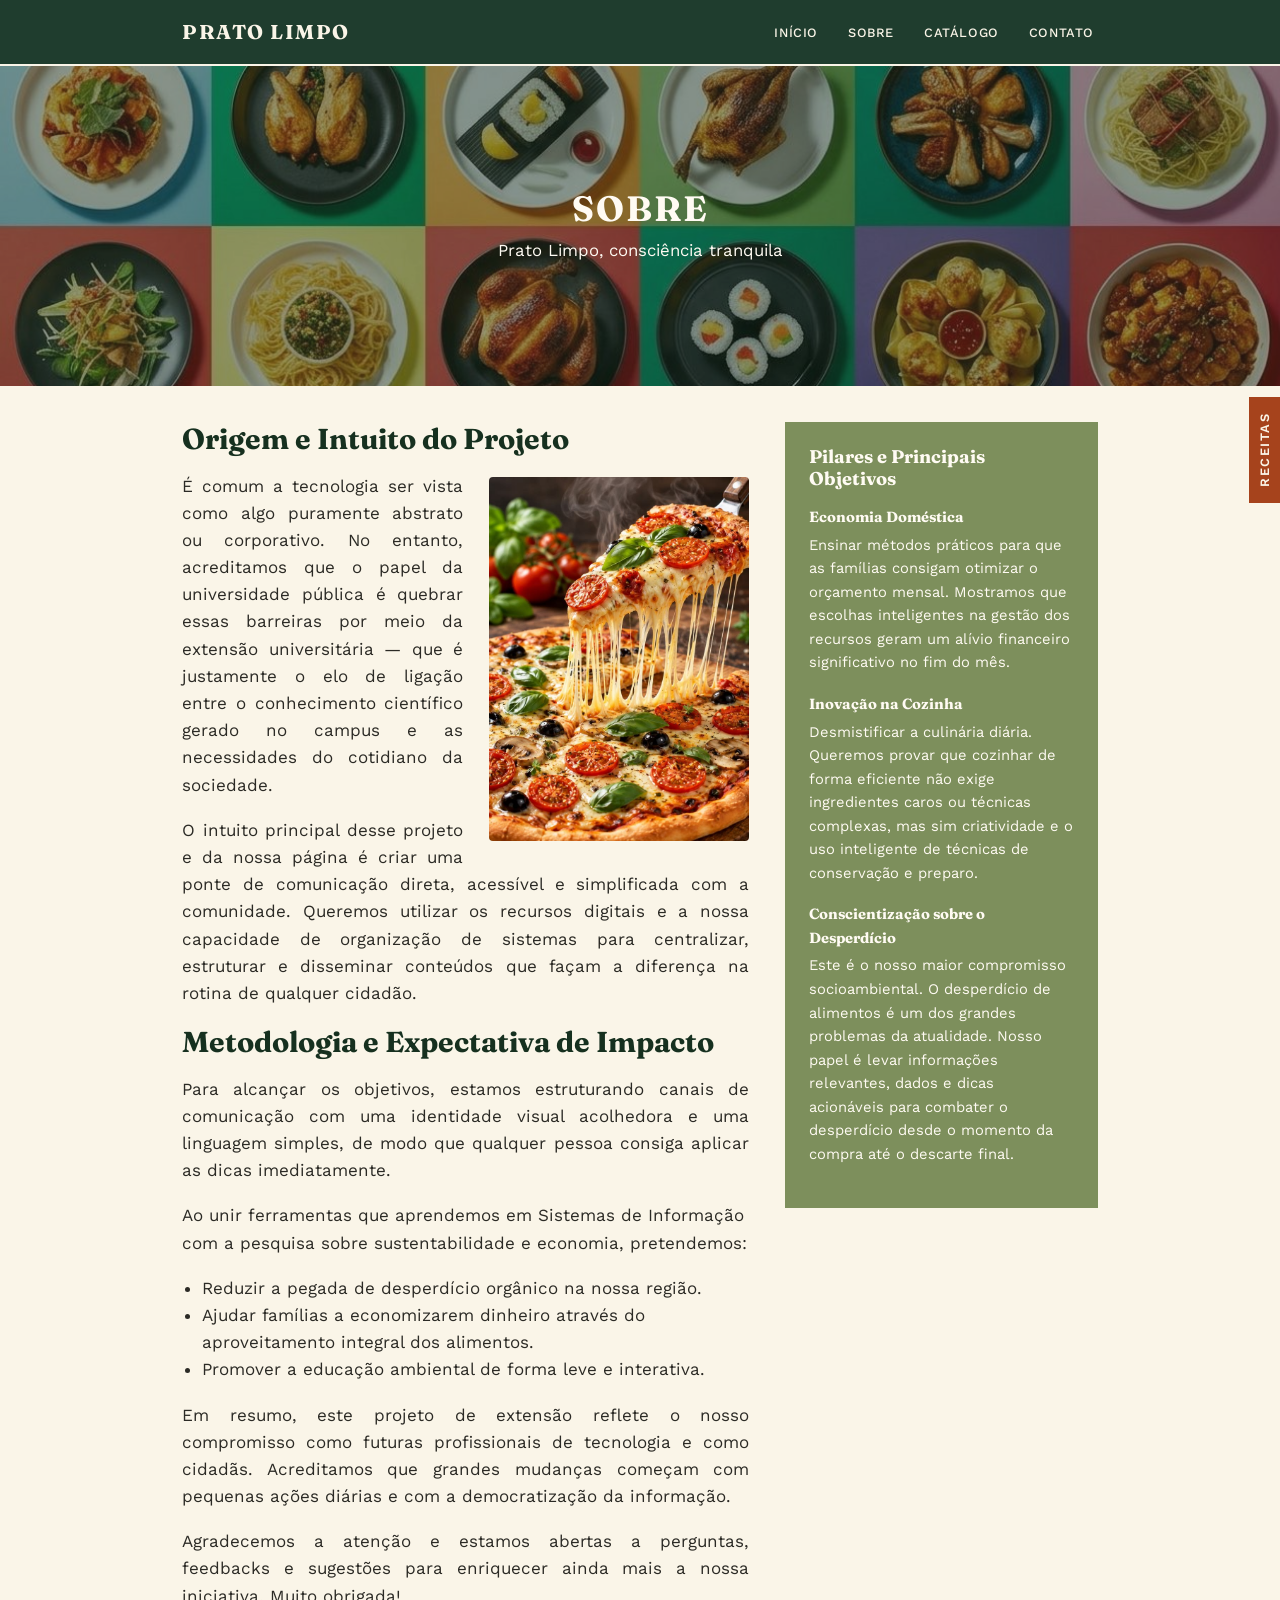
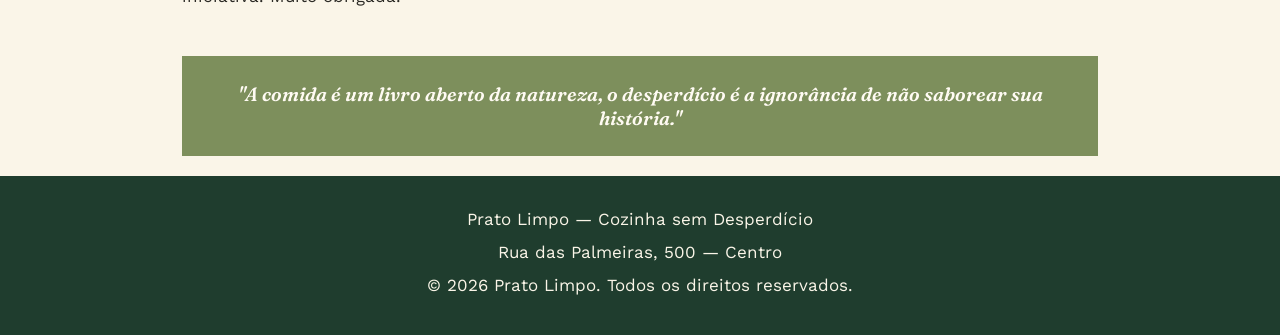
<file: sobre.html>
<!DOCTYPE html>
<html lang="pt-br">
<head>
<meta charset="UTF-8">
<meta name="viewport" content="width=device-width, initial-scale=1.0">
<title>Sobre — Prato Limpo</title>
<link rel="stylesheet" href="style.css">
</head>
<body>

  <header class="topo">
    <div class="topo-inner">
      <p class="marca">Prato Limpo</p>
      <nav>
        <ul>
          <li><a href="index.html">Início</a></li>
          <li><a href="sobre.html">Sobre</a></li>
          <li><a href="catalogo.html">Catálogo</a></li>
          <li><a href="index.html#contato">Contato</a></li>
        </ul>
      </nav>
    </div>
  </header>

  <a href="receitas.html" class="aba-receitas">Receitas</a>

  <main>

    <div class="mosaico">
      <div class="legenda">
        <h1>Sobre</h1>
        <p>Prato Limpo, consciência tranquila</p>
      </div>
    </div>

    <div class="container" style="padding-top: 36px;">

      <div class="sobre-layout">

        <div class="sobre-principal clearfix">
          <h2>Origem e Intuito do Projeto</h2>
          <img src="pizza.jpg" alt="Prato saboroso feito com ingredientes bem aproveitados" class="foto-flutuante-direita">
          <p class="justificado">
            É comum a tecnologia ser vista como algo puramente abstrato ou
            corporativo. No entanto, acreditamos que o papel da universidade
            pública é quebrar essas barreiras por meio da extensão
            universitária — que é justamente o elo de ligação entre o
            conhecimento científico gerado no campus e as necessidades do
            cotidiano da sociedade.
          </p>
          <p class="justificado">
            O intuito principal desse projeto e da nossa página é criar uma
            ponte de comunicação direta, acessível e simplificada com a
            comunidade. Queremos utilizar os recursos digitais e a nossa
            capacidade de organização de sistemas para centralizar,
            estruturar e disseminar conteúdos que façam a diferença na
            rotina de qualquer cidadão.
          </p>

          <h2>Metodologia e Expectativa de Impacto</h2>
          <p class="justificado">
            Para alcançar os objetivos, estamos estruturando canais de
            comunicação com uma identidade visual acolhedora e uma
            linguagem simples, de modo que qualquer pessoa consiga aplicar
            as dicas imediatamente.
          </p>
          <p>
            Ao unir ferramentas que aprendemos em Sistemas de Informação com
            a pesquisa sobre sustentabilidade e economia, pretendemos:
          </p>
          <ul style="margin-bottom: 18px; padding-left: 20px;">
            <li>Reduzir a pegada de desperdício orgânico na nossa região.</li>
            <li>Ajudar famílias a economizarem dinheiro através do aproveitamento integral dos alimentos.</li>
            <li>Promover a educação ambiental de forma leve e interativa.</li>
          </ul>
          <p class="justificado">
            Em resumo, este projeto de extensão reflete o nosso compromisso
            como futuras profissionais de tecnologia e como cidadãs.
            Acreditamos que grandes mudanças começam com pequenas ações
            diárias e com a democratização da informação.
          </p>
          <p class="justificado">
            Agradecemos a atenção e estamos abertas a perguntas, feedbacks e
            sugestões para enriquecer ainda mais a nossa iniciativa. Muito
            obrigada!
          </p>
        </div>

        <aside class="sobre-lateral">
          <h3>Pilares e Principais Objetivos</h3>
          <ul>
            <li>
              <strong>Economia Doméstica</strong>
              Ensinar métodos práticos para que as famílias consigam
              otimizar o orçamento mensal. Mostramos que escolhas
              inteligentes na gestão dos recursos geram um alívio
              financeiro significativo no fim do mês.
            </li>
            <li>
              <strong>Inovação na Cozinha</strong>
              Desmistificar a culinária diária. Queremos provar que
              cozinhar de forma eficiente não exige ingredientes caros ou
              técnicas complexas, mas sim criatividade e o uso inteligente
              de técnicas de conservação e preparo.
            </li>
            <li>
              <strong>Conscientização sobre o Desperdício</strong>
              Este é o nosso maior compromisso socioambiental. O
              desperdício de alimentos é um dos grandes problemas da
              atualidade. Nosso papel é levar informações relevantes,
              dados e dicas acionáveis para combater o desperdício desde o
              momento da compra até o descarte final.
            </li>
          </ul>
        </aside>

      </div>

      <div class="quote-oliva">
        "A comida é um livro aberto da natureza, o desperdício é a
        ignorância de não saborear sua história."
      </div>

    </div>

  </main>

  <footer class="rodape">
    <p>Prato Limpo — Cozinha sem Desperdício</p>
    <p>Rua das Palmeiras, 500 — Centro</p>
    <p>&copy; 2026 Prato Limpo. Todos os direitos reservados.</p>
  </footer>

</body>
</html>
</file>
<file: style.css>
@import url('https://fonts.googleapis.com/css2?family=Fraunces:ital,opsz,wght@0,9..144,500;0,9..144,700;1,9..144,500&display=swap');
@import url('https://fonts.googleapis.com/css2?family=Work+Sans:wght@400;500;600&display=swap');

/* =========================================================
   TOKENS
   ========================================================= */
:root {
  --verde-escuro: #1f3d2e;
  --verde-escuro-2: #16301f;
  --oliva: #7d8f5c;
  --terracota: #a6431c;
  --terracota-escura: #7e3115;
  --mostarda: #d9a441;
  --creme: #faf5e8;
  --prato: #fffbf3;
  --carvao: #2b2a25;
  --carvao-suave: #5c4d40;
  --linha: #e2d3b8;

  --fonte-titulo: 'Fraunces', serif;
  --fonte-texto: 'Work Sans', sans-serif;
}

* { box-sizing: border-box; }

body {
  margin: 0;
  background-color: var(--creme);
  color: var(--carvao);
  font-family: var(--fonte-texto);
  font-size: 17px;
}

.container {
  max-width: 980px;
  margin: 0 auto;
  padding: 0 32px;
}

h1, h2, h3 {
  font-family: var(--fonte-titulo);
  color: var(--verde-escuro-2);
  margin: 0 0 16px 0;
  line-height: 1.2;
}

h1 { font-size: 2.4rem; }
h2 { font-size: 1.8rem; }
h3 { font-size: 1.25rem; }

p {
  line-height: 1.6;
  margin: 0 0 18px 0;
  max-width: 68ch;
}

p.justificado { text-align: justify; }

a { color: var(--terracota); }

ul { margin: 0; padding: 0; }
li { line-height: 1.6; }

/* =========================================================
   CABEÇALHO
   ========================================================= */
header.topo {
  position: fixed;
  top: 0; left: 0; right: 0;
  z-index: 100;
  background-color: var(--verde-escuro);
}

.topo-inner {
  max-width: 980px;
  margin: 0 auto;
  display: flex;
  align-items: center;
  justify-content: space-between;
  padding: 16px 32px;
}

.marca {
  font-family: var(--fonte-titulo);
  color: var(--creme);
  font-size: 1.25rem;
  font-weight: 700;
  text-transform: uppercase;
  letter-spacing: 1.5px;
  margin: 0;
}

.topo nav ul {
  list-style: none;
  display: flex;
  gap: 22px;
}

.topo nav a {
  color: var(--creme);
  text-decoration: none;
  text-transform: uppercase;
  font-size: 0.8rem;
  letter-spacing: 0.6px;
  font-weight: 500;
  padding: 6px 4px;
}

.topo nav a:hover { color: var(--mostarda); }

main { padding-top: 66px; }

/* aba fixa lateral */
.aba-receitas {
  position: fixed;
  top: 50%;
  right: 0;
  transform: translateY(-50%) rotate(180deg);
  writing-mode: vertical-rl;
  background-color: var(--terracota);
  color: var(--creme);
  text-decoration: none;
  padding: 16px 8px;
  font-size: 0.8rem;
  font-weight: 600;
  letter-spacing: 1.5px;
  text-transform: uppercase;
  z-index: 90;
}

.aba-receitas:hover { background-color: var(--terracota-escura); }

/* =========================================================
   BANNER MOSAICO
   ========================================================= */
.mosaico {
  position: relative;
  height: 260px;
  background-image: url('comidas.jpg');
  background-size: cover;
  background-position: center;
  background-color: var(--verde-escuro-2);
  overflow: hidden;
}

@media (min-width: 700px) {
  .mosaico { height: 320px; }
}

.mosaico .legenda {
  position: absolute;
  inset: 0;
  display: flex;
  flex-direction: column;
  align-items: center;
  justify-content: center;
  background: rgba(22, 48, 31, 0.45);
  text-align: center;
  padding: 12px;
}

.mosaico .legenda h1 {
  color: var(--prato);
  margin-bottom: 6px;
  text-transform: uppercase;
  letter-spacing: 2px;
  font-size: 2.2rem;
}

.mosaico .legenda p {
  color: var(--prato);
  margin: 0;
  font-size: 1.05rem;
}

/* =========================================================
   ILUSTRAÇÃO / APRESENTAÇÃO
   ========================================================= */
.apresentacao { padding-top: 40px; }

.ilustracao-flutuante {
  float: left;
  width: 230px;
  margin: 4px 26px 16px 0;
  border-radius: 4px;
  display: block;
}

.foto-flutuante-direita {
  float: right;
  width: 260px;
  margin: 4px 0 16px 26px;
  border-radius: 4px;
  display: block;
}

.clearfix::after { content: ""; display: table; clear: both; }

/* =========================================================
   CITAÇÃO
   ========================================================= */
blockquote.citacao {
  font-style: italic;
  color: var(--terracota-escura);
  font-family: var(--fonte-titulo);
  font-size: 1.2rem;
  background-color: #efe6cf;
  border-left: 4px solid var(--terracota);
  padding: 20px 26px;
  margin: 0 0 28px 0;
}

blockquote.citacao footer {
  display: block;
  margin-top: 10px;
  font-size: 0.85rem;
  color: var(--carvao-suave);
  font-style: normal;
  font-family: var(--fonte-texto);
}

.quote-oliva {
  background-color: var(--oliva);
  color: var(--prato);
  padding: 26px 30px;
  font-family: var(--fonte-titulo);
  font-style: italic;
  font-size: 1.2rem;
  text-align: center;
  font-weight: 600;
  margin-bottom: 20px;
}

/* =========================================================
   TABELA / CRONOGRAMA
   ========================================================= */
.secao-oliva {
  background-color: var(--oliva);
  padding: 30px 32px;
  margin-bottom: 28px;
}

.secao-oliva h2 { color: var(--prato); }

table {
  width: 100%;
  border-collapse: collapse;
  background-color: var(--prato);
}

th, td {
  border: 1px solid var(--linha);
  padding: 12px 14px;
  text-align: left;
}

th {
  background-color: var(--verde-escuro);
  color: var(--creme);
  text-transform: uppercase;
  font-size: 0.8rem;
  letter-spacing: 0.5px;
}

/* =========================================================
   FORMULÁRIO
   ========================================================= */
form.contato {
  border: 2px dashed var(--oliva);
  padding: 28px;
  margin-bottom: 28px;
}

form label { display: block; margin-bottom: 6px; font-weight: 500; }

input[type="text"], input[type="email"], textarea {
  width: 100%;
  padding: 10px 12px;
  margin-bottom: 18px;
  border: 1px solid var(--linha);
  border-radius: 3px;
  font-family: var(--fonte-texto);
  font-size: 1rem;
}

textarea { resize: vertical; min-height: 100px; }

fieldset {
  border: 1px solid var(--linha);
  padding: 16px;
  margin-bottom: 18px;
  border-radius: 3px;
}

fieldset legend { padding: 0 8px; font-weight: 600; color: var(--verde-escuro-2); }

.opcao { display: flex; align-items: center; gap: 8px; margin-bottom: 10px; }
.opcao input { margin: 0; }

button[type="submit"] {
  background-color: var(--terracota);
  color: var(--creme);
  border: none;
  padding: 12px 28px;
  font-size: 1rem;
  font-family: var(--fonte-texto);
  font-weight: 600;
  border-radius: 3px;
  cursor: pointer;
}

button[type="submit"]:hover { background-color: var(--terracota-escura); }

/* =========================================================
   CATÁLOGO / GRADE DE RECEITAS
   ========================================================= */
.catalogo-grid {
  display: grid;
  grid-template-columns: repeat(3, 1fr);
  gap: 24px;
  margin-bottom: 20px;
}

.cartao-receita {
  display: block;
  text-decoration: none;
  color: var(--carvao);
  background-color: var(--prato);
  border: 1px solid var(--linha);
  overflow: hidden;
}

.thumb-wrap {
  position: relative;
  padding-top: 75%;
  overflow: hidden;
  background-color: var(--linha);
}

.thumb-wrap img {
  position: absolute;
  inset: 0;
  width: 100%;
  height: 100%;
  object-fit: cover;
}

.cartao-receita .legenda-cartao {
  padding: 14px 16px;
  font-family: var(--fonte-titulo);
  font-size: 1.02rem;
  text-align: center;
  border-top: 1px solid var(--linha);
}

.cartao-receita:hover .legenda-cartao {
  color: var(--terracota);
}

/* =========================================================
   SOBRE — LAYOUT COM BARRA LATERAL
   ========================================================= */
.sobre-layout {
  display: flex;
  gap: 36px;
  align-items: flex-start;
  margin-bottom: 28px;
}

.sobre-principal { flex: 3; }

.sobre-lateral {
  flex: 1.4;
  background-color: var(--oliva);
  color: var(--prato);
  padding: 24px;
}

.sobre-lateral h3 { color: var(--prato); font-size: 1.15rem; }

.sobre-lateral ul { list-style: none; }

.sobre-lateral li { margin-bottom: 18px; font-size: 0.92rem; }

.sobre-lateral li strong { display: block; margin-bottom: 4px; font-family: var(--fonte-titulo); }

@media (max-width: 720px) {
  .sobre-layout { flex-direction: column; }
}

/* =========================================================
   PÁGINA DE RECEITA
   ========================================================= */
.receita-banner {
  position: relative;
  background-color: var(--terracota);
  background-size: cover;
  background-position: center;
  color: var(--prato);
  text-align: center;
  padding: 70px 32px;
  margin-bottom: 40px;
  isolation: isolate;
}

.receita-banner::before {
  content: "";
  position: absolute;
  inset: 0;
  background: rgba(126, 49, 21, 0.68);
  z-index: -1;
}

.receita-banner h1 {
  color: var(--prato);
  font-style: italic;
  font-weight: 500;
  font-size: 2.4rem;
  margin: 0 auto;
  max-width: 20ch;
  text-shadow: 0 2px 10px rgba(0,0,0,0.25);
}

.receita-corpo {
  display: grid;
  grid-template-columns: 1fr 1.6fr;
  gap: 40px;
  padding-bottom: 60px;
}

.receita-corpo h2 {
  font-family: var(--fonte-texto);
  font-size: 0.95rem;
  text-transform: uppercase;
  letter-spacing: 1px;
  color: var(--terracota);
  border-bottom: 2px solid var(--terracota);
  padding-bottom: 8px;
  margin-bottom: 16px;
}

.lista-ingredientes {
  background-color: var(--prato);
  border: 1px solid var(--linha);
  padding: 18px 20px;
  margin-bottom: 20px;
}

.lista-ingredientes ul { list-style: none; }

.lista-ingredientes li {
  padding: 8px 0;
  border-bottom: 1px dashed var(--linha);
  font-style: italic;
  color: var(--carvao-suave);
}

.lista-ingredientes li:last-child { border-bottom: none; }

.lista-ingredientes h4 {
  font-family: var(--fonte-texto);
  font-style: normal;
  font-size: 0.85rem;
  text-transform: uppercase;
  color: var(--verde-escuro-2);
  margin: 14px 0 6px 0;
}

.caixa-info {
  background-color: #efe6cf;
  border: 1px dashed var(--oliva);
  padding: 16px 18px;
  font-style: italic;
  color: var(--carvao-suave);
  font-size: 0.92rem;
}

.caixa-info strong { display: block; font-style: normal; margin-bottom: 6px; color: var(--verde-escuro-2); }

.passo {
  background-color: var(--prato);
  border: 1px solid var(--linha);
  border-left: 4px solid var(--terracota);
  padding: 14px 18px;
  margin-bottom: 14px;
}

.passo h3 {
  font-family: var(--fonte-texto);
  font-size: 1rem;
  font-weight: 600;
  color: var(--terracota);
  margin: 0 0 6px 0;
}

.passo p { margin: 0; max-width: none; }

@media (max-width: 720px) {
  .receita-corpo { grid-template-columns: 1fr; }
}

/* =========================================================
   RODAPÉ
   ========================================================= */
footer.rodape {
  background-color: var(--verde-escuro);
  color: var(--creme);
  text-align: center;
  padding: 30px 32px;
}

footer.rodape p { color: var(--creme); margin-bottom: 6px; max-width: none; }

/* =========================================================
   RESPONSIVO
   ========================================================= */
@media (max-width: 700px) {
  .topo-inner { flex-direction: column; gap: 10px; }
  .topo nav ul { flex-wrap: wrap; justify-content: center; gap: 14px; }
  main { padding-top: 96px; }
  .ilustracao-flutuante, .foto-flutuante-direita { float: none; width: 100%; margin: 0 0 16px 0; }
  .catalogo-grid { grid-template-columns: repeat(2, 1fr); }
}

@media (max-width: 500px) {
  .catalogo-grid { grid-template-columns: 1fr; }
  .mosaico .legenda h1 { font-size: 1.5rem; }
}
</file>
<file: style-catalogo.css>
@import url('https://fonts.googleapis.com/css2?family=DM+Sans:wght@400;500;600;700&family=Playfair+Display:wght@600;700&display=swap');

/* =========================
   VARIÁVEIS
========================= */

:root {
    --verde: #244f3c;
    --verde2: #36745a;
    --claro: #e7f0e9;
    --creme: #f8f5ed;
    --branco: #fff;
    --laranja: #d87943;
    --texto: #24322b;
    --cinza: #6d7771;
    --borda: #e3e5df;
    --sombra: 0 18px 45px rgba(36, 79, 60, .10);
}


/* =========================
   RESET / BASE
========================= */

* {
    box-sizing: border-box;
    margin: 0;
    padding: 0;
}

body {
    font-family: "DM Sans", sans-serif;
    color: var(--texto);
    background: var(--creme);
    line-height: 1.6;
}

button,
input {
    font: inherit;
}

button {
    cursor: pointer;
}


/* =========================
   CABEÇALHO
========================= */

.cabecalho {
    min-height: 78px;
    padding: 0 7%;
    display: flex;
    align-items: center;
    justify-content: space-between;

    background: rgba(248, 245, 237, .96);
    border-bottom: 1px solid var(--borda);

    position: sticky;
    top: 0;
    z-index: 50;

    backdrop-filter: blur(12px);
}

.cabecalho nav ul {
    list-style: none;
    display: flex;
    gap: 22px;
  }
  
  .cabecalho nav a {
    color: var(--verde);
    text-decoration: none;
    text-transform: uppercase;
    font-size: 0.8rem;
    letter-spacing: 0.6px;
    font-weight: 500;
    padding: 6px 4px;
  }
  
  .cabecalho nav a:hover { color: var(--mostarda); }
  
.marca {
    display: flex;
    align-items: center;
    gap: 12px;
}

.logo {
    width: 43px;
    height: 43px;

    display: grid;
    place-items: center;

    border-radius: 13px;

    background: var(--verde);
    color: #fff;

    font-size: 23px;
}

.marca strong {
    display: block;
    color: var(--verde);

    letter-spacing: 1.5px;
    font-size: 15px;
}

.marca small {
    display: block;
    color: var(--cinza);
    font-size: 11px;
}

.cabecalho-info {
    color: var(--verde2);
    font-size: 13px;
    font-weight: 600;
    padding: 6px 4px;
    letter-spacing: 0.6px;
    font-size: 0.8rem;
    text-decoration: none;
    text-transform: uppercase;

}


/* =========================
   HERO
========================= */

.hero {
    min-height: 440px;
    padding: 70px 10%;

    display: flex;
    align-items: center;
    justify-content: space-between;
    gap: 50px;

    background:
        radial-gradient(
            circle at 80% 25%,
            rgba(54, 116, 90, .18),
            transparent 28%
        ),
        linear-gradient(
            135deg,
            #eef3eb 0%,
            #f8f5ed 68%
        );

    overflow: hidden;
}

.hero-conteudo {
    max-width: 700px;
}

.etiqueta,
.mini-etiqueta {
    color: var(--laranja);

    font-size: 12px;
    font-weight: 800;
    letter-spacing: 2px;
}

.hero h1 {
    margin: 12px 0 18px;

    font-family: "Playfair Display", serif;
    color: var(--verde);

    font-size: clamp(38px, 5vw, 66px);
    line-height: 1.08;
}

.hero h1 strong {
    color: var(--laranja);
}

.hero p {
    max-width: 610px;

    color: var(--cinza);
    font-size: 17px;
}


/* =========================
   ESTATÍSTICAS
========================= */

.estatisticas {
    display: flex;
    gap: 35px;
    margin-top: 32px;
}

.estatisticas div {
    display: flex;
    flex-direction: column;
}

.estatisticas strong {
    color: var(--verde);
    font-size: 25px;
}

.estatisticas span {
    color: var(--cinza);

    font-size: 12px;
    text-transform: uppercase;
    letter-spacing: .8px;
}


/* =========================
   VISUAL DO HERO
========================= */

.hero-visual {
    width: 310px;
    height: 310px;

    position: relative;
    flex-shrink: 0;
}

.circulo {
    width: 245px;
    height: 245px;

    position: absolute;
    inset: 30px;

    display: grid;
    place-items: center;

    border: 2px dashed rgba(36, 79, 60, .3);
    border-radius: 50%;

    color: var(--verde);
    background: rgba(255, 255, 255, .55);

    font-size: 92px;
}

.folha,
.semente {
    width: 62px;
    height: 62px;

    position: absolute;

    display: grid;
    place-items: center;

    border-radius: 50%;

    background: #fff;
    box-shadow: var(--sombra);

    font-size: 28px;
}

.folha1 {
    top: 5px;
    right: 25px;
}

.folha2 {
    bottom: 10px;
    left: 0;
}

.semente {
    right: 0;
    bottom: 55px;
}


/* =========================
   CATÁLOGO
========================= */

.catalogo {
    max-width: 1300px;
    margin: auto;
    padding: 70px 5% 90px;
}

.titulo-secao {
    margin-bottom: 30px;
}

.titulo-secao h2 {
    margin-top: 5px;

    color: var(--verde);

    font-family: "Playfair Display", serif;
    font-size: clamp(28px, 4vw, 43px);
}

.titulo-secao p {
    margin-top: 5px;
    color: var(--cinza);
}


/* =========================
   CONTROLES
========================= */

.controles {
    display: flex;
    align-items: center;
    flex-wrap: wrap;

    gap: 13px;
    margin-bottom: 17px;
}

.campo-busca {
    min-width: 280px;
    max-width: 430px;
    flex: 1;

    height: 49px;

    display: flex;
    align-items: center;
    gap: 9px;

    padding: 0 15px;

    background: #fff;
    border: 1px solid var(--borda);
    border-radius: 13px;
}

.campo-busca span {
    color: var(--cinza);
    font-size: 24px;
}

.campo-busca input {
    width: 100%;

    border: 0;
    outline: 0;

    color: var(--texto);
    background: transparent;
}


/* =========================
   FILTROS
========================= */

.filtros {
    display: flex;
    gap: 7px;
    flex-wrap: wrap;
}

.filtro {
    padding: 10px 14px;

    border: 1px solid var(--borda);
    border-radius: 10px;

    color: var(--cinza);
    background: #fff;

    font-size: 12px;
    font-weight: 700;
}

.filtro:hover,
.filtro.ativo {
    background: var(--verde);
    border-color: var(--verde);
    color: #fff;
}


/* =========================
   FAVORITOS
========================= */

.favoritos-toggle {
    margin-left: auto;

    display: flex;
    align-items: center;
    gap: 6px;

    color: var(--cinza);

    font-size: 13px;
    font-weight: 600;

    white-space: nowrap;
}

.favoritos-toggle input {
    accent-color: var(--verde);
}

.favoritos-toggle span {
    color: var(--laranja);
    font-size: 20px;
}


/* =========================
   RESULTADOS
========================= */

.resultado-info {
    min-height: 35px;
    margin-bottom: 20px;

    display: flex;
    align-items: center;
    justify-content: space-between;

    color: var(--cinza);
    font-size: 13px;
}

.limpar {
    border: 0;
    background: transparent;

    color: var(--laranja);
    font-weight: 700;

    display: none;
}


/* =========================
   GRID DE RECEITAS
========================= */

.grid-receitas {
    display: grid;
    grid-template-columns: repeat(4, 1fr);
    gap: 22px;
}


/* =========================
   CARD
========================= */

.card {
    position: relative;
    overflow: hidden;

    background: #fff;
    border: 1px solid var(--borda);
    border-radius: 19px;

    box-shadow: 0 7px 25px rgba(36, 79, 60, .06);

    transition:
        transform .2s ease,
        box-shadow .2s ease;
}

.card:hover {
    transform: translateY(-5px);
    box-shadow: var(--sombra);
}


/* =========================
   IMAGEM DO CARD
========================= */

.card-imagem {
    height: 205px;

    display: grid;
    place-items: center;

    position: relative;
    overflow: hidden;

    background: linear-gradient(
        135deg,
        var(--claro),
        #f5eee2
    );
}

.card-imagem img {
    width: 100%;
    height: 100%;
    object-fit: cover;
}

.imagem-fallback {
    font-size: 62px;
}


/* =========================
   FAVORITO DO CARD
========================= */

.card-favorito {
    width: 37px;
    height: 37px;

    position: absolute;
    right: 12px;
    top: 12px;

    border: 0;
    border-radius: 50%;

    background: rgba(255, 255, 255, .94);
    color: var(--laranja);

    font-size: 21px;

    box-shadow: 0 4px 15px rgba(0, 0, 0, .08);

    z-index: 2;
}

.card-favorito.ativo {
    background: var(--laranja);
    color: #fff;
}


/* =========================
   CONTEÚDO DO CARD
========================= */

.card-conteudo {
    padding: 18px;
}

.card-categoria {
    color: var(--laranja);

    font-size: 10px;
    font-weight: 800;

    text-transform: uppercase;
    letter-spacing: 1.2px;
}

.card h3 {
    margin: 6px 0 8px;

    color: var(--verde);

    font-family: "Playfair Display", serif;
    font-size: 21px;
    line-height: 1.2;
}

.card p {
    min-height: 49px;

    color: var(--cinza);

    font-size: 12px;
    line-height: 1.45;
}


/* =========================
   RODAPÉ DO CARD
========================= */

.card-rodape {
    margin-top: 15px;
    padding-top: 13px;

    display: flex;
    align-items: center;
    justify-content: space-between;
    gap: 10px;

    border-top: 1px solid var(--borda);
}

.card-dados {
    display: flex;
    flex-direction: column;
    gap: 2px;

    color: var(--cinza);
    font-size: 10px;
}

.ver-receita {
    padding: 8px 11px;

    border: 0;
    border-radius: 9px;

    background: var(--verde);
    color: #fff;

    font-size: 11px;
    font-weight: 700;
}

.ver-receita:hover {
    background: var(--verde2);
}


/* =========================
   SEM RESULTADOS
========================= */

.sem-resultados {
    display: none;

    padding: 70px 20px;

    text-align: center;
}

.sem-resultados div {
    font-size: 45px;
}

.sem-resultados h3 {
    margin-top: 10px;
    color: var(--verde);
}

.sem-resultados p {
    color: var(--cinza);
}


/* =========================
   RODAPÉ
========================= */

.rodape {
    padding: 30px 7%;

    display: flex;
    justify-content: space-between;
    gap: 20px;

    background: var(--verde);
    color: #fff;
}

.rodape strong {
    letter-spacing: 1px;
}

.rodape p,
.rodape span {
    color: rgba(255, 255, 255, .7);
    font-size: 12px;
}


/* =========================
   MODAL
========================= */

.modal-fundo {
    display: none;

    position: fixed;
    inset: 0;

    z-index: 100;

    padding: 25px;

    background: rgba(16, 32, 25, .68);

    overflow-y: auto;
}

.modal-fundo.aberto {
    display: flex;
    justify-content: center;
    align-items: flex-start;
}

.modal {
    width: min(950px, 100%);
    margin: 20px auto;

    position: relative;
    overflow: hidden;

    background: var(--creme);

    border-radius: 23px;

    box-shadow: 0 30px 80px rgba(0, 0, 0, .25);
}


/* =========================
   FECHAR MODAL
========================= */

.fechar-modal {
    width: 40px;
    height: 40px;

    position: absolute;
    right: 18px;
    top: 18px;

    z-index: 5;

    border: 0;
    border-radius: 50%;

    background: rgba(255, 255, 255, .94);
    color: var(--verde);

    font-size: 27px;
}


/* =========================
   IMAGEM DO MODAL
========================= */

.modal-imagem {
    height: 270px;

    display: grid;
    place-items: center;

    overflow: hidden;

    background: linear-gradient(
        135deg,
        var(--claro),
        #f3e8d8
    );

    font-size: 90px;
}

.modal-imagem img {
    width: 100%;
    height: 100%;
    object-fit: cover;
}


/* =========================
   CONTEÚDO DO MODAL
========================= */

.modal-conteudo {
    padding: 30px 35px 35px;
}

.modal-topo {
    display: flex;
    justify-content: space-between;
    gap: 20px;
}

.modal-categoria {
    color: var(--laranja);

    font-size: 11px;
    font-weight: 800;

    text-transform: uppercase;
    letter-spacing: 1.4px;
}

.modal h2 {
    margin-top: 5px;

    color: var(--verde);

    font-family: "Playfair Display", serif;
    font-size: 38px;
    line-height: 1.15;
}

.botao-favorito-modal {
    width: 46px;
    height: 46px;

    flex-shrink: 0;

    border: 1px solid var(--borda);
    border-radius: 50%;

    background: #fff;
    color: var(--laranja);

    font-size: 24px;
}

.botao-favorito-modal.ativo {
    background: var(--laranja);
    color: #fff;
}

.modal-descricao {
    margin: 13px 0 20px;
    color: var(--cinza);
}


/* =========================
   DADOS DA RECEITA
========================= */

.dados-receita {
    display: flex;
    gap: 12px;

    margin-bottom: 28px;
}

.dados-receita div {
    min-width: 120px;

    padding: 12px;

    display: grid;
    grid-template-columns: 24px 1fr;
    column-gap: 5px;

    background: #fff;
    border: 1px solid var(--borda);
    border-radius: 12px;
}

.dados-receita span {
    grid-row: span 2;
    color: var(--laranja);
}

.dados-receita strong {
    color: var(--verde);
    font-size: 12px;
}

.dados-receita small {
    color: var(--cinza);
    font-size: 9px;
}


/* =========================
   INGREDIENTES / PREPARO
========================= */

.modal-grid {
    display: grid;
    grid-template-columns: .8fr 1.2fr;
    gap: 35px;
}

.modal-grid h3 {
    margin-bottom: 13px;
    color: var(--verde);
    font-size: 18px;
}

.modal-grid ul,
.modal-grid ol {
    padding-left: 20px;
}

.modal-grid li {
    margin-bottom: 9px;

    color: var(--cinza);

    font-size: 13px;
}

.modal-grid li::marker {
    color: var(--laranja);
    font-weight: 700;
}


/* =========================
   DICA DA RECEITA
========================= */

.dica-receita {
    margin-top: 27px;
    padding: 17px;

    border-left: 4px solid var(--laranja);
    border-radius: 8px;

    background: #f1eadc;
}

.dica-receita strong {
    color: var(--verde);
    font-size: 13px;
}

.dica-receita p {
    margin-top: 3px;

    color: var(--cinza);
    font-size: 12px;
}


/* =========================
   RESPONSIVIDADE
   TABLET
========================= */

@media (max-width: 1050px) {

    .grid-receitas {
        grid-template-columns: repeat(3, 1fr);
    }

    .hero {
        padding-left: 7%;
        padding-right: 7%;
    }
}


/* =========================
   RESPONSIVIDADE
   CELULAR MÉDIO
========================= */

@media (max-width: 800px) {

    .cabecalho-info {
        display: none;
    }

    .hero {
        min-height: auto;

        padding-top: 55px;
        padding-bottom: 55px;
    }

    .hero-visual {
        display: none;
    }

    .grid-receitas {
        grid-template-columns: repeat(2, 1fr);
    }

    .favoritos-toggle {
        margin-left: 0;
    }
}


/* =========================
   RESPONSIVIDADE
   CELULAR
========================= */

@media (max-width: 560px) {

    .cabecalho {
        padding: 0 5%;
    }

    .hero {
        padding: 45px 6%;
    }

    .hero h1 {
        font-size: 38px;
    }

    .estatisticas {
        gap: 20px;
    }

    .catalogo {
        padding: 50px 5% 65px;
    }

    .grid-receitas {
        grid-template-columns: 1fr;
    }

    .card-imagem {
        height: 230px;
    }

    .campo-busca {
        min-width: 100%;
    }

    .filtros {
        width: 100%;
    }

    .filtro {
        flex: 1;
    }

    .dados-receita {
        display: grid;
        grid-template-columns: 1fr 1fr;
    }

    .dados-receita div:last-child {
        grid-column: span 2;
    }

    .modal-fundo {
        padding: 8px;
    }

    .modal-conteudo {
        padding: 25px 20px;
    }

    .modal h2 {
        font-size: 30px;
    }

    .modal-grid {
        grid-template-columns: 1fr;
        gap: 25px;
    }

    .rodape {
        flex-direction: column;
    }
}
</file>
